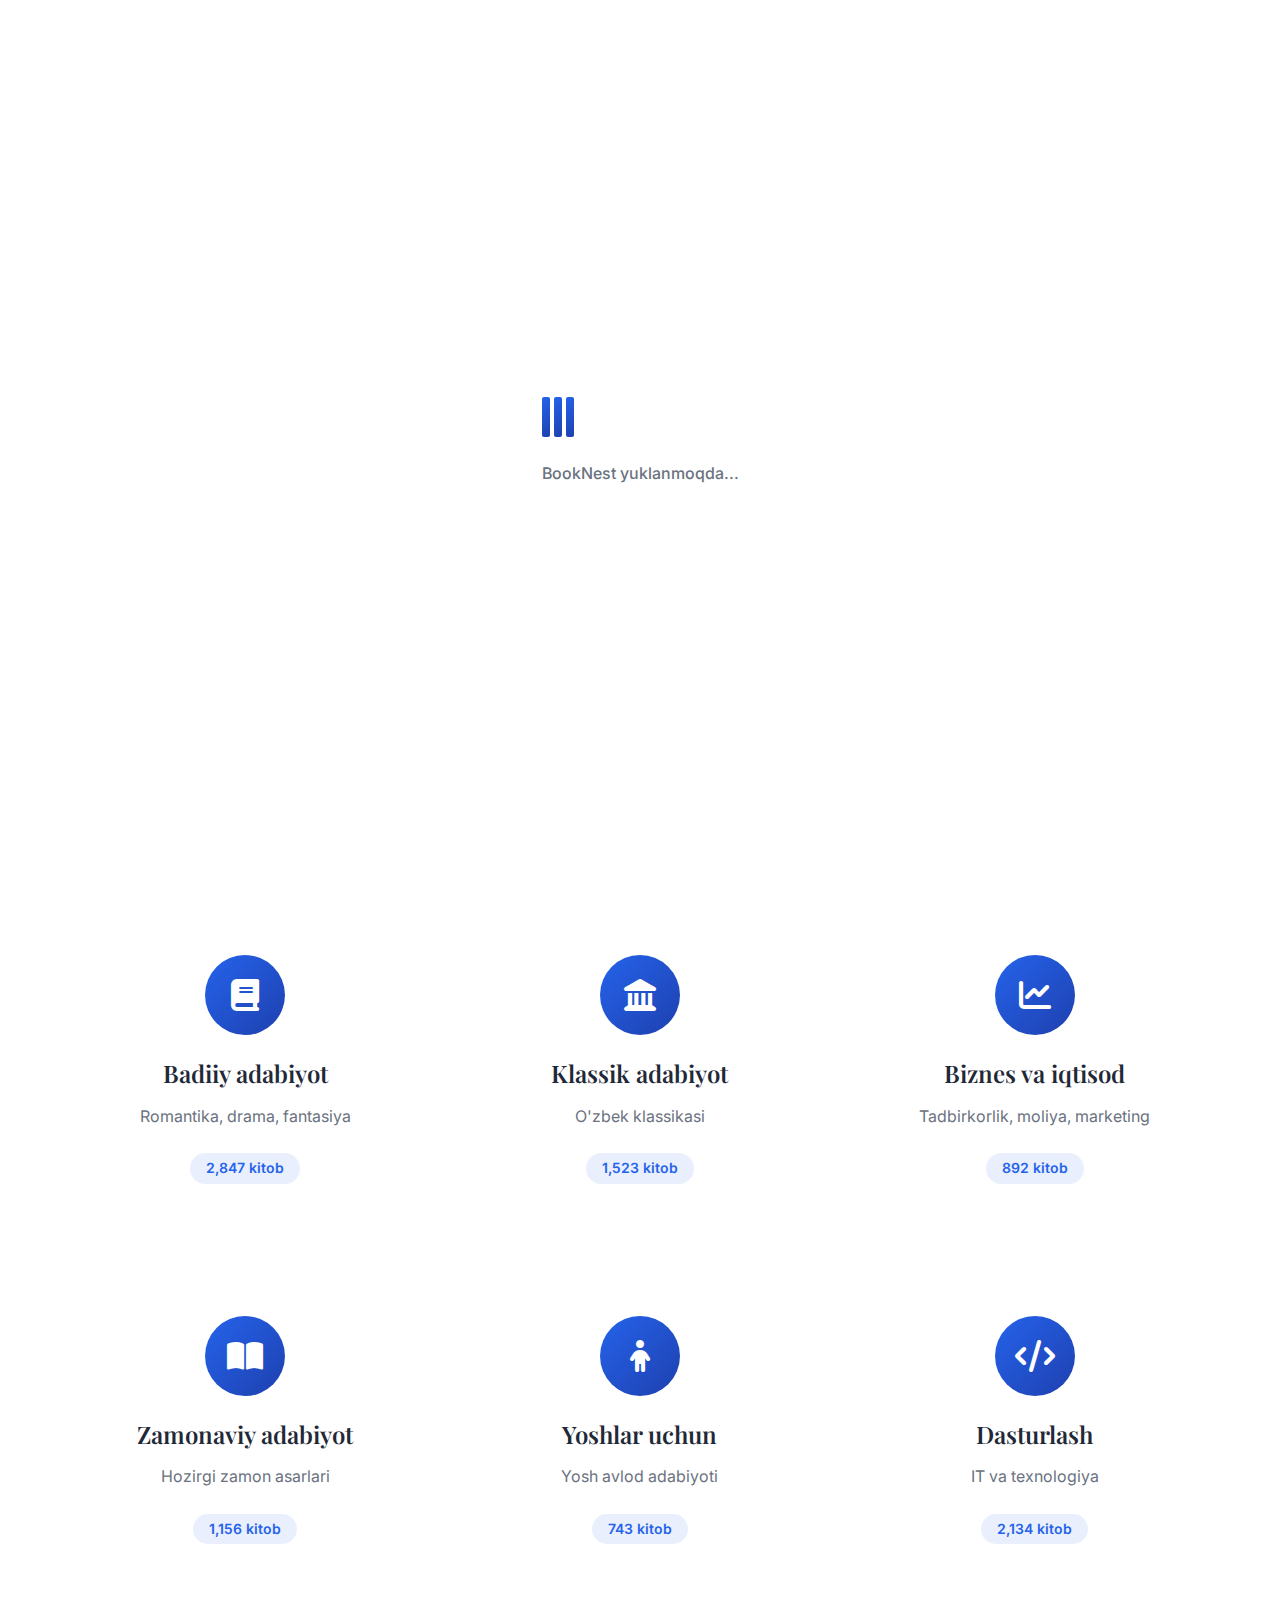
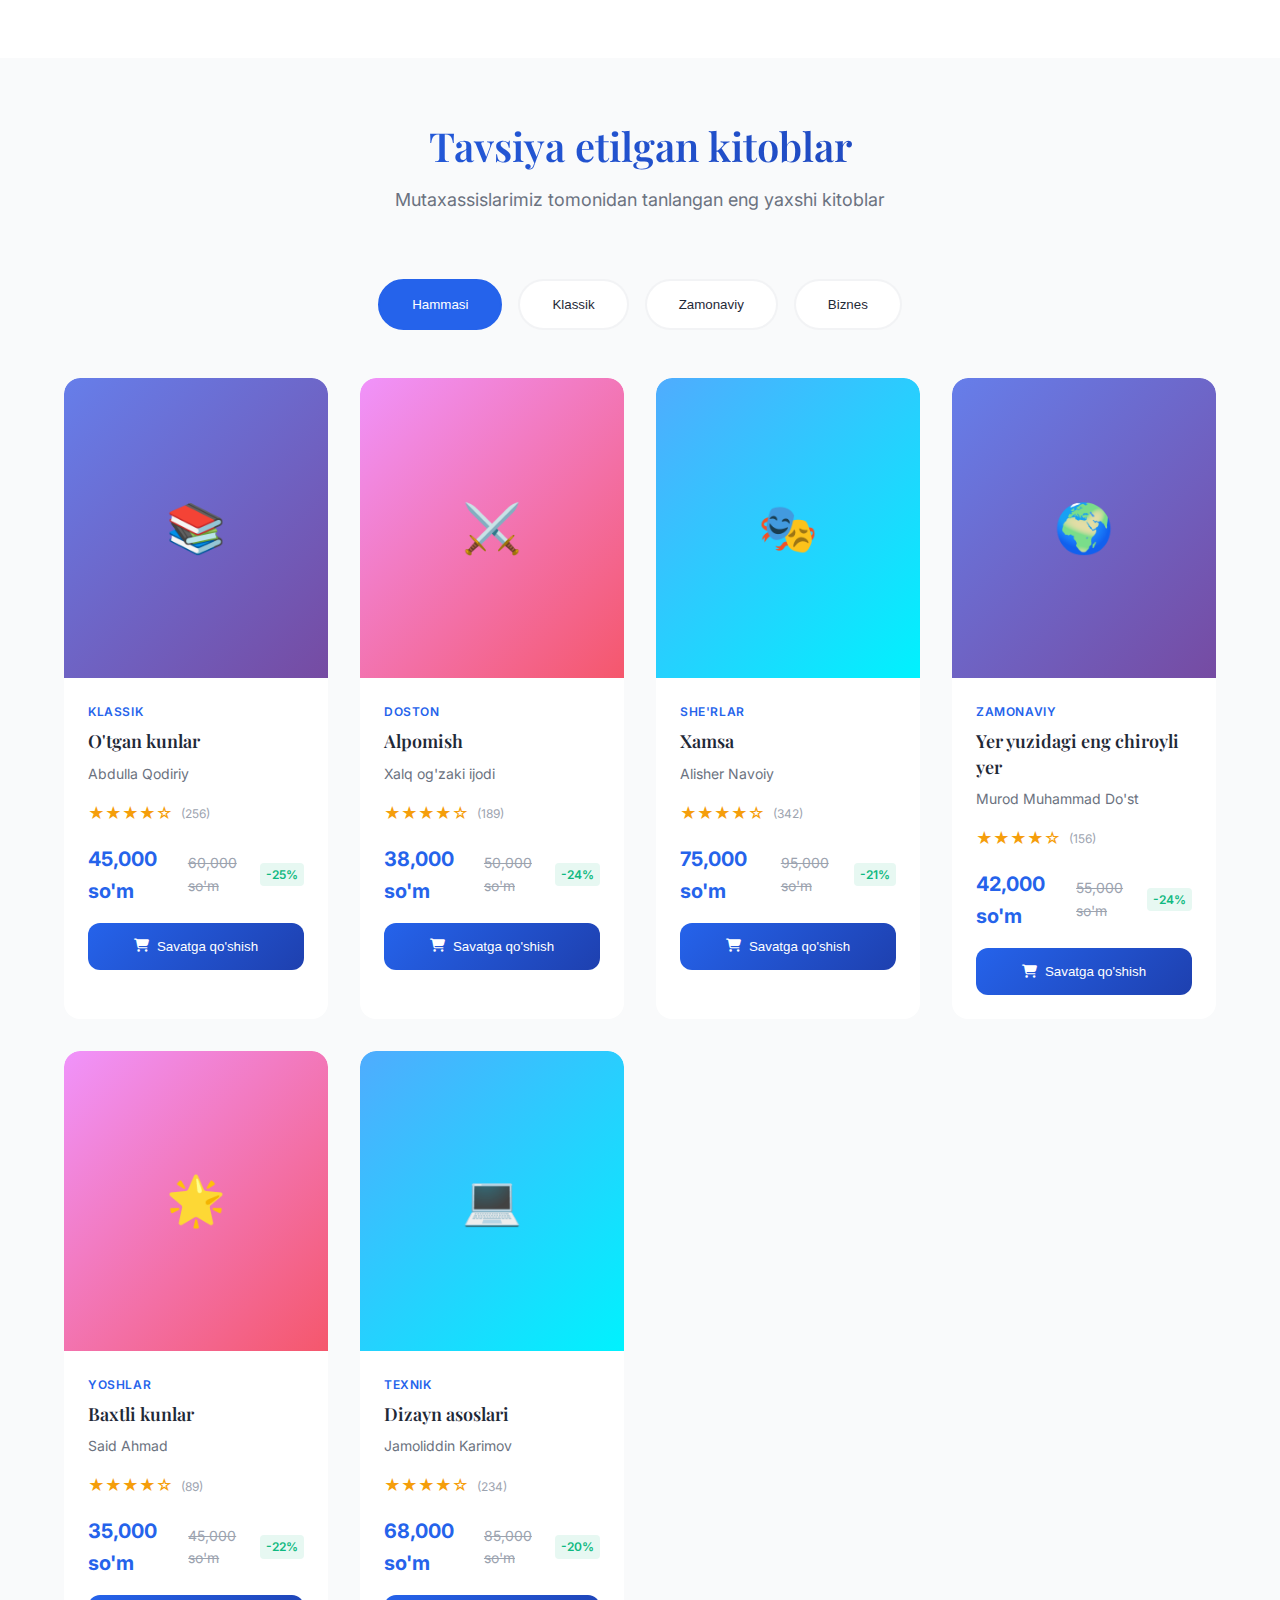
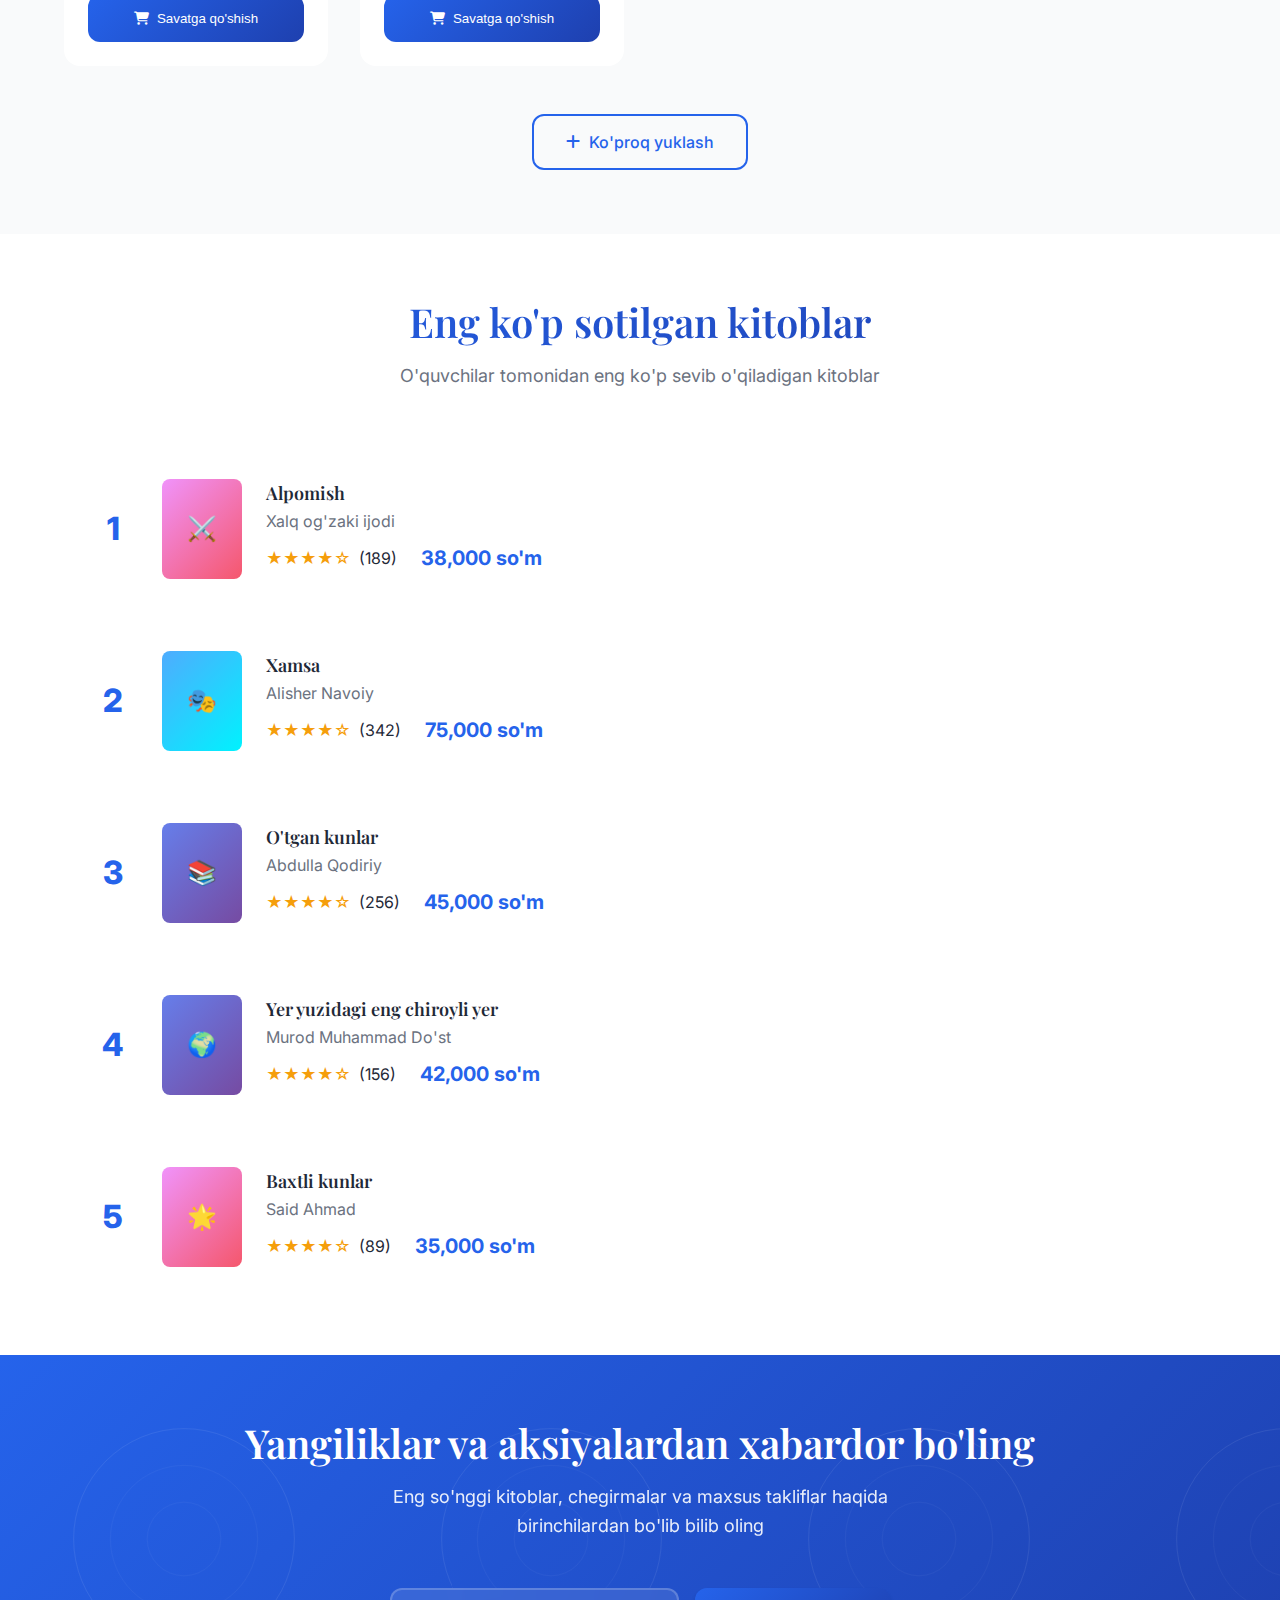
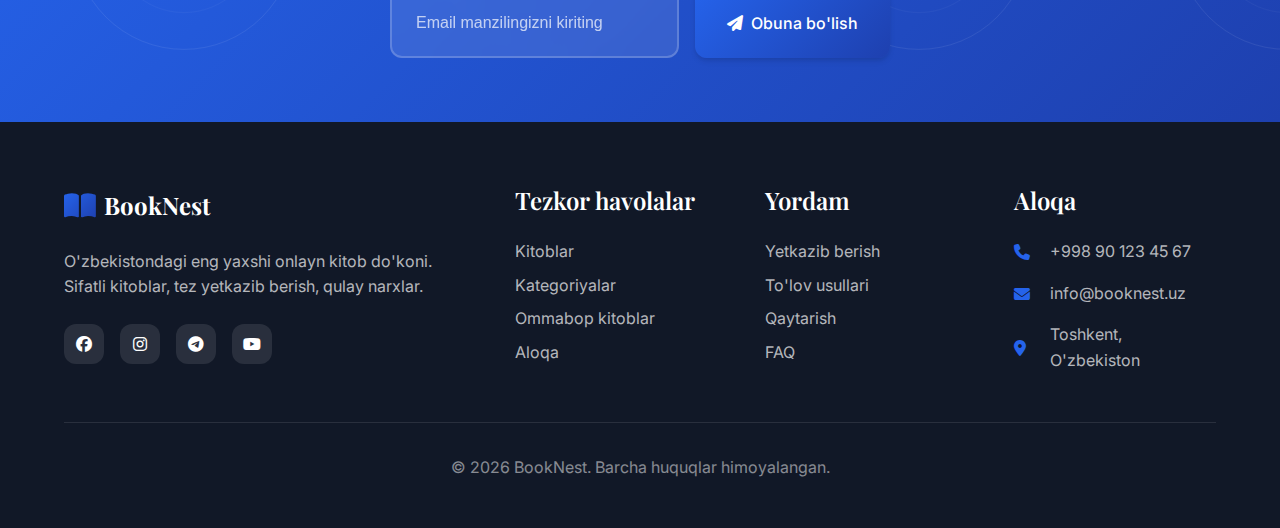
<file: Frontend/index.html>
<!DOCTYPE html>
<html lang="uz">
<head>
    <meta charset="UTF-8">
    <meta name="viewport" content="width=device-width, initial-scale=1.0">
    <title>BookNest - Adabiy Dunyongiz</title>
    <meta name="description" content="BookNest - O'zbekistondagi eng yaxshi onlayn kitob do'koni. Minglab kitoblar, tez yetkazib berish, qulay narxlar.">
    
    <!-- Fonts -->
    <link rel="preconnect" href="https://fonts.googleapis.com">
    <link rel="preconnect" href="https://fonts.gstatic.com" crossorigin>
    <link href="https://fonts.googleapis.com/css2?family=Inter:wght@300;400;500;600;700;800&family=Playfair+Display:wght@400;500;600;700;800&display=swap" rel="stylesheet">
    
    <!-- Icons -->
    <link rel="stylesheet" href="https://cdnjs.cloudflare.com/ajax/libs/font-awesome/6.4.0/css/all.min.css">
    
    <!-- CSS -->
    <link rel="stylesheet" href="style.css">
    
    <!-- Favicon -->
    <link rel="icon" href="data:image/svg+xml,<svg xmlns='http://www.w3.org/2000/svg' viewBox='0 0 100 100'><text y='.9em' font-size='90'>📚</text></svg>">
</head>
<body>
    <!-- Navigation -->
    <nav class="navbar">
        <div class="container">
            <div class="nav-content">
                <!-- Logo -->
                <div class="nav-brand">
                    <a href="/" class="logo">
                        <i class="fas fa-book-open"></i>
                        <span>BookNest</span>
                    </a>
                </div>

                <!-- Desktop Menu -->
                <ul class="nav-menu">
                    <li><a href="#home" class="nav-link active">Bosh sahifa</a></li>
                    <li><a href="#books" class="nav-link">Kitoblar</a></li>
                    <li><a href="#categories" class="nav-link">Kategoriyalar</a></li>
                    <li><a href="#bestsellers" class="nav-link">Ommabop</a></li>
                    <li><a href="#contact" class="nav-link">Aloqa</a></li>
                </ul>

                <!-- Search & Actions -->
                <div class="nav-actions">
                    <!-- Search -->
                    <div class="search-box">
                        <input type="text" placeholder="Kitob, muallif izlash..." id="searchInput">
                        <button class="search-btn">
                            <i class="fas fa-search"></i>
                        </button>
                    </div>

                    <!-- Cart & User -->
                    <div class="action-buttons">
                        <button class="action-btn" id="wishlistBtn">
                            <i class="far fa-heart"></i>
                            <span class="badge">0</span>
                        </button>
                        <button class="action-btn" id="cartBtn">
                            <i class="fas fa-shopping-bag"></i>
                            <span class="badge">0</span>
                        </button>
                        
                        <!-- User Menu -->
                        <div class="user-menu-container" id="userMenuContainer">
                            <button class="action-btn" id="userBtn">
                                <i class="far fa-user"></i>
                            </button>
                            
                            <!-- Dropdown Menu -->
                            <div class="user-dropdown" id="userDropdown">
                                <!-- Not Logged In -->
                                <div class="user-guest" id="guestMenu">
                                    <div class="dropdown-header">
                                        <i class="fas fa-user-circle"></i>
                                        <div>
                                            <h4>Xush kelibsiz!</h4>
                                            <p>Tizimga kiring yoki ro'yxatdan o'ting</p>
                                        </div>
                                    </div>
                                    <div class="dropdown-actions">
                                        <a href="login.html" class="btn btn-primary btn-sm">
                                            <i class="fas fa-sign-in-alt"></i>
                                            Kirish
                                        </a>
                                        <a href="signup.html" class="btn btn-outline btn-sm">
                                            <i class="fas fa-user-plus"></i>
                                            Ro'yxatdan o'tish
                                        </a>
                                    </div>
                                </div>
                                
                                <!-- Logged In -->
                                <div class="user-authenticated" id="authMenu" style="display: none;">
                                    <div class="dropdown-header">
                                        <i class="fas fa-user-circle"></i>
                                        <div>
                                            <h4 id="userName">Foydalanuvchi</h4>
                                            <p id="userEmail">user@example.com</p>
                                        </div>
                                    </div>
                                    <ul class="dropdown-links">
                                        <li><a href="#"><i class="fas fa-user"></i> Profil</a></li>
                                        <li><a href="#"><i class="fas fa-box"></i> Buyurtmalarim</a></li>
                                        <li><a href="#"><i class="fas fa-heart"></i> Sevimlilar</a></li>
                                        <li><a href="#"><i class="fas fa-cog"></i> Sozlamalar</a></li>
                                        <li class="divider"></li>
                                        <li><a href="#" id="logoutBtn" class="logout-link"><i class="fas fa-sign-out-alt"></i> Chiqish</a></li>
                                    </ul>
                                </div>
                            </div>
                        </div>
                    </div>

                    <!-- Mobile Toggle -->
                    <button class="mobile-toggle" id="mobileToggle">
                        <span></span>
                        <span></span>
                        <span></span>
                    </button>
                </div>
            </div>
        </div>
    </nav>

    <!-- Hero Section -->
    <section id="home" class="hero">
        <div class="container">
            <div class="hero-content">
                <div class="hero-text">
                    <h1 class="hero-title">
                        <span class="gradient-text">Dunyoni kitoblar bilan </span><br>
                        kashf eting
                    </h1>
                    <p class="hero-subtitle">
                        O'zbekiston va dunyoning eng sara kitoblari bir joyda. 
                        Yangi bilimlar va hikoyalarga sarguzasht boshlang.
                    </p>
                    <div class="hero-actions">
                        <button class="btn btn-primary" onclick="scrollToSection('books')">
                            <i class="fas fa-rocket"></i>
                            Kitoblarni ko'rish
                        </button>
                        <button class="btn btn-outline">
                            <i class="fas fa-play"></i>
                            Video tanishish
                        </button>
                    </div>
                    
                    <!-- Stats -->
                    <div class="hero-stats">
                        <div class="stat">
                            <span class="stat-number">10K+</span>
                            <span class="stat-label">Kitoblar</span>
                        </div>
                        <div class="stat">
                            <span class="stat-number">5K+</span>
                            <span class="stat-label">Mijozlar</span>
                        </div>
                        <div class="stat">
                            <span class="stat-number">99%</span>
                            <span class="stat-label">Mamnunlik</span>
                        </div>
                    </div>
                </div>
                
                <!-- Hero Visual -->
                <div class="hero-visual">
                    <div class="hero-books">
                        <div class="book-card float-1">
                            <div class="book-cover bg-gradient-1">
                                <i class="fas fa-book"></i>
                            </div>
                        </div>
                        <div class="book-card float-2">
                            <div class="book-cover bg-gradient-2">
                                <i class="fas fa-pen-fancy"></i>
                            </div>
                        </div>
                        <div class="book-card float-3">
                            <div class="book-cover bg-gradient-3">
                                <i class="fas fa-feather"></i>
                            </div>
                        </div>
                    </div>
                    <div class="hero-decoration">
                        <div class="decoration-circle circle-1"></div>
                        <div class="decoration-circle circle-2"></div>
                        <div class="decoration-circle circle-3"></div>
                    </div>
                </div>
            </div>
        </div>
    </section>

    <!-- Categories Section -->
    <section id="categories" class="categories">
        <div class="container">
            <div class="section-header">
                <h2 class="section-title">Kategoriyalar</h2>
                <p class="section-subtitle">O'zingizga mos kategoriyani tanlang va sevimli kitoblaringizni toping</p>
            </div>

            <div class="categories-grid">
                <div class="category-card" onclick="window.bookManager && window.bookManager.filterBooks('fiction')">
                    <div class="category-icon">
                        <i class="fas fa-book"></i>
                    </div>
                    <h3>Badiiy adabiyot</h3>
                    <p>Romantika, drama, fantasiya</p>
                    <span class="category-count">2,847 kitob</span>
                </div>

                <div class="category-card" onclick="window.bookManager && window.bookManager.filterBooks('klassik')">
                    <div class="category-icon">
                        <i class="fas fa-landmark"></i>
                    </div>
                    <h3>Klassik adabiyot</h3>
                    <p>O'zbek klassikasi</p>
                    <span class="category-count">1,523 kitob</span>
                </div>

                <div class="category-card" onclick="window.bookManager && window.bookManager.filterBooks('biznes')">
                    <div class="category-icon">
                        <i class="fas fa-chart-line"></i>
                    </div>
                    <h3>Biznes va iqtisod</h3>
                    <p>Tadbirkorlik, moliya, marketing</p>
                    <span class="category-count">892 kitob</span>
                </div>

                <div class="category-card" onclick="window.bookManager && window.bookManager.filterBooks('zamonaviy')">
                    <div class="category-icon">
                        <i class="fas fa-book-open"></i>
                    </div>
                    <h3>Zamonaviy adabiyot</h3>
                    <p>Hozirgi zamon asarlari</p>
                    <span class="category-count">1,156 kitob</span>
                </div>

                <div class="category-card" onclick="window.bookManager && window.bookManager.filterBooks('yoshlar')">
                    <div class="category-icon">
                        <i class="fas fa-child"></i>
                    </div>
                    <h3>Yoshlar uchun</h3>
                    <p>Yosh avlod adabiyoti</p>
                    <span class="category-count">743 kitob</span>
                </div>

                <div class="category-card" onclick="window.bookManager && window.bookManager.filterBooks('dasturlash')">
                    <div class="category-icon">
                        <i class="fas fa-code"></i>
                    </div>
                    <h3>Dasturlash</h3>
                    <p>IT va texnologiya</p>
                    <span class="category-count">2,134 kitob</span>
                </div>
            </div>
        </div>
    </section>

    <!-- Featured Books Section -->
    <section id="books" class="featured-books">
        <div class="container">
            <div class="section-header">
                <h2 class="section-title">Tavsiya etilgan kitoblar</h2>
                <p class="section-subtitle">Mutaxassislarimiz tomonidan tanlangan eng yaxshi kitoblar</p>
            </div>

            <!-- Filter Tabs -->
            <div class="filter-tabs">
                <button class="filter-tab active" data-filter="all">Hammasi</button>
                <button class="filter-tab" data-filter="klassik">Klassik</button>
                <button class="filter-tab" data-filter="zamonaviy">Zamonaviy</button>
                <button class="filter-tab" data-filter="biznes">Biznes</button>
            </div>

            <!-- Books Grid -->
            <div class="books-grid" id="booksGrid">
                <!-- Book cards will be loaded here by JavaScript -->
            </div>

            <!-- Load More -->
            <div class="load-more">
                <button class="btn btn-outline" id="loadMoreBtn">
                    <i class="fas fa-plus"></i>
                    Ko'proq yuklash
                </button>
            </div>
        </div>
    </section>

    <!-- Bestsellers Section -->
    <section id="bestsellers" class="bestsellers">
        <div class="container">
            <div class="section-header">
                <h2 class="section-title">Eng ko'p sotilgan kitoblar</h2>
                <p class="section-subtitle">O'quvchilar tomonidan eng ko'p sevib o'qiladigan kitoblar</p>
            </div>

            <div class="bestsellers-list" id="bestsellersList">
                <!-- Bestsellers will be loaded here by JavaScript -->
            </div>
        </div>
    </section>

    <!-- Newsletter Section -->
    <section class="newsletter">
        <div class="container">
            <div class="newsletter-content">
                <div class="newsletter-text">
                    <h2>Yangiliklar va aksiyalardan xabardor bo'ling</h2>
                    <p>Eng so'nggi kitoblar, chegirmalar va maxsus takliflar haqida birinchilardan bo'lib bilib oling</p>
                </div>
                <form class="newsletter-form" id="newsletterForm">
                    <div class="form-group">
                        <input type="email" placeholder="Email manzilingizni kiriting" required>
                        <button type="submit" class="btn btn-primary">
                            <i class="fas fa-paper-plane"></i>
                            Obuna bo'lish
                        </button>
                    </div>
                </form>
            </div>
        </div>
    </section>

    <!-- Footer -->
    <footer class="footer">
        <div class="container">
            <div class="footer-content">
                <div class="footer-section">
                    <div class="footer-brand">
                        <a href="/" class="logo">
                            <i class="fas fa-book-open"></i>
                            <span>BookNest</span>
                        </a>
                        <p>O'zbekistondagi eng yaxshi onlayn kitob do'koni. Sifatli kitoblar, tez yetkazib berish, qulay narxlar.</p>
                        <div class="social-links">
                            <a href="#" class="social-link"><i class="fab fa-facebook"></i></a>
                            <a href="#" class="social-link"><i class="fab fa-instagram"></i></a>
                            <a href="#" class="social-link"><i class="fab fa-telegram"></i></a>
                            <a href="#" class="social-link"><i class="fab fa-youtube"></i></a>
                        </div>
                    </div>
                </div>

                <div class="footer-section">
                    <h3>Tezkor havolalar</h3>
                    <ul>
                        <li><a href="#books">Kitoblar</a></li>
                        <li><a href="#categories">Kategoriyalar</a></li>
                        <li><a href="#bestsellers">Ommabop kitoblar</a></li>
                        <li><a href="#contact">Aloqa</a></li>
                    </ul>
                </div>

                <div class="footer-section">
                    <h3>Yordam</h3>
                    <ul>
                        <li><a href="#">Yetkazib berish</a></li>
                        <li><a href="#">To'lov usullari</a></li>
                        <li><a href="#">Qaytarish</a></li>
                        <li><a href="#">FAQ</a></li>
                    </ul>
                </div>

                <div class="footer-section">
                    <h3 id="contact">Aloqa</h3>
                    <div class="contact-info">
                        <div class="contact-item">
                            <i class="fas fa-phone"></i>
                            <span>+998 90 123 45 67</span>
                        </div>
                        <div class="contact-item">
                            <i class="fas fa-envelope"></i>
                            <span>info@booknest.uz</span>
                        </div>
                        <div class="contact-item">
                            <i class="fas fa-map-marker-alt"></i>
                            <span>Toshkent, O'zbekiston</span>
                        </div>
                    </div>
                </div>
            </div>

            <div class="footer-bottom">
                <p>&copy; 2026 BookNest. Barcha huquqlar himoyalangan.</p>
            </div>
        </div>
    </footer>

    <!-- Back to Top -->
    <button class="back-to-top" id="backToTop">
        <i class="fas fa-arrow-up"></i>
    </button>

    <!-- Loading Screen -->
    <div class="loading-screen" id="loadingScreen">
        <div class="loader">
            <div class="book-loader">
                <div class="book-page"></div>
                <div class="book-page"></div>
                <div class="book-page"></div>
            </div>
            <p>BookNest yuklanmoqda...</p>
        </div>
    </div>

    <!-- Scripts -->
    <script src="auth.js"></script>
    <script src="api.js"></script>
    <script src="script.js"></script>
</body>
</html>
</file>
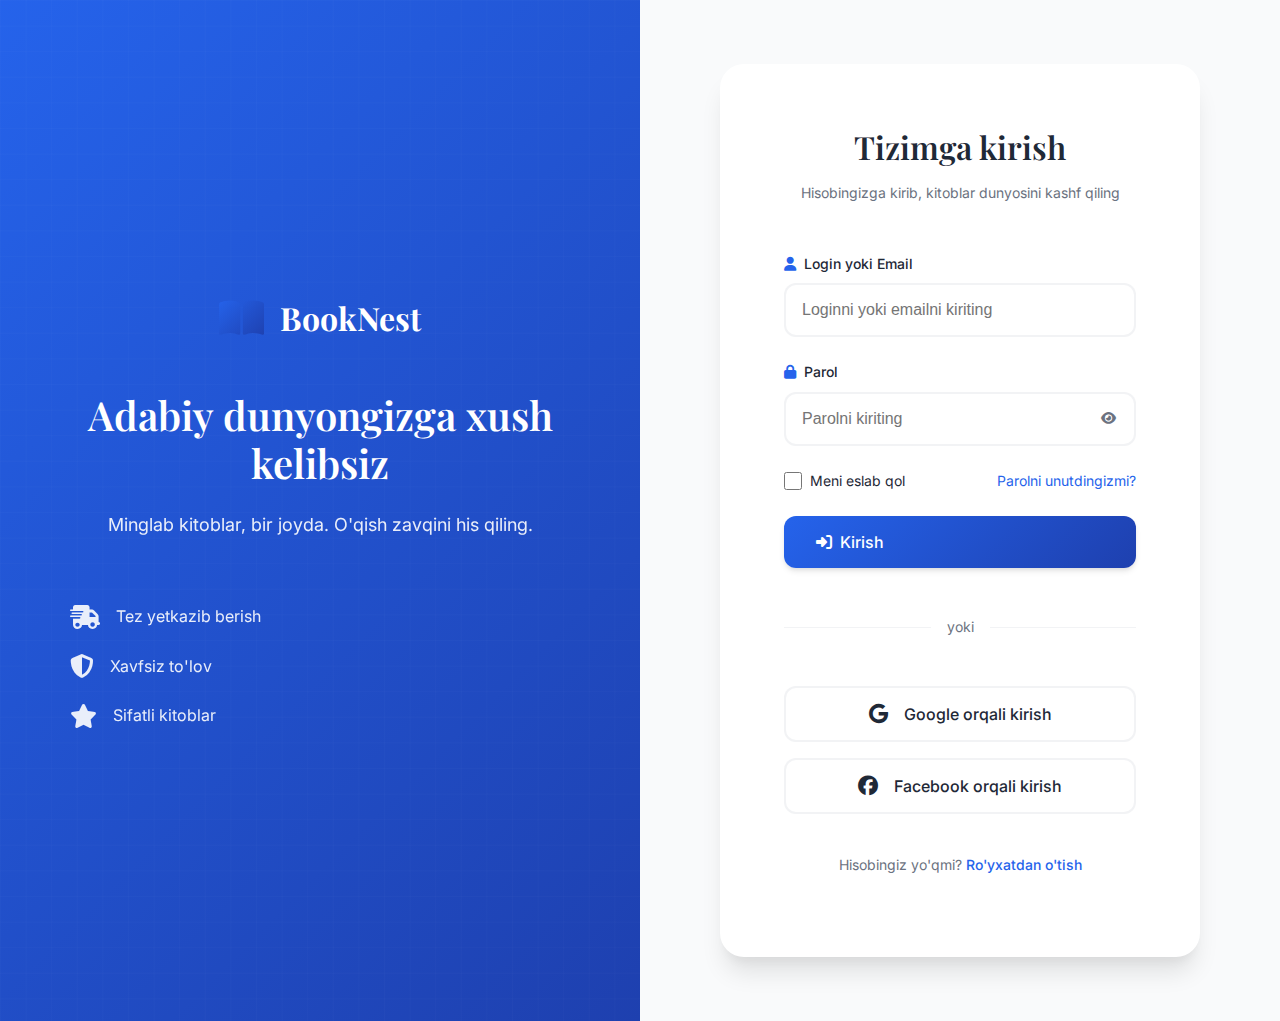
<file: Frontend/login.html>
<!DOCTYPE html>
<html lang="uz">
<head>
    <meta charset="UTF-8">
    <meta name="viewport" content="width=device-width, initial-scale=1.0">
    <title>Kirish - BookNest</title>
    
    <!-- Fonts -->
    <link rel="preconnect" href="https://fonts.googleapis.com">
    <link rel="preconnect" href="https://fonts.gstatic.com" crossorigin>
    <link href="https://fonts.googleapis.com/css2?family=Inter:wght@300;400;500;600;700;800&family=Playfair+Display:wght@400;500;600;700;800&display=swap" rel="stylesheet">
    
    <!-- Icons -->
    <link rel="stylesheet" href="https://cdnjs.cloudflare.com/ajax/libs/font-awesome/6.4.0/css/all.min.css">
    
    <!-- CSS -->
    <link rel="stylesheet" href="style.css">
    <link rel="stylesheet" href="auth.css">
</head>
<body>
    <!-- Auth Container -->
    <div class="auth-page">
        <!-- Left Side - Branding -->
        <div class="auth-brand">
            <div class="brand-content">
                <a href="/" class="logo">
                    <i class="fas fa-book-open"></i>
                    <span>BookNest</span>
                </a>
                <h1>Adabiy dunyongizga xush kelibsiz</h1>
                <p>Minglab kitoblar, bir joyda. O'qish zavqini his qiling.</p>
                
                <div class="brand-features">
                    <div class="feature">
                        <i class="fas fa-shipping-fast"></i>
                        <span>Tez yetkazib berish</span>
                    </div>
                    <div class="feature">
                        <i class="fas fa-shield-alt"></i>
                        <span>Xavfsiz to'lov</span>
                    </div>
                    <div class="feature">
                        <i class="fas fa-star"></i>
                        <span>Sifatli kitoblar</span>
                    </div>
                </div>
            </div>
        </div>

        <!-- Right Side - Login Form -->
        <div class="auth-form-container">
            <div class="auth-form">
                <div class="form-header">
                    <h2>Tizimga kirish</h2>
                    <p>Hisobingizga kirib, kitoblar dunyosini kashf qiling</p>
                </div>

                <form id="loginForm" class="form">
                    <!-- Error Message -->
                    <div id="errorMessage" class="alert alert-error" style="display: none;"></div>
                    
                    <!-- Success Message -->
                    <div id="successMessage" class="alert alert-success" style="display: none;"></div>

                    <!-- Username/Email -->
                    <div class="form-group">
                        <label for="username">
                            <i class="fas fa-user"></i>
                            Login yoki Email
                        </label>
                        <input 
                            type="text" 
                            id="username" 
                            name="username" 
                            required 
                            placeholder="Loginni yoki emailni kiriting"
                            autocomplete="username"
                        >
                    </div>

                    <!-- Password -->
                    <div class="form-group">
                        <label for="password">
                            <i class="fas fa-lock"></i>
                            Parol
                        </label>
                        <div class="password-input">
                            <input 
                                type="password" 
                                id="password" 
                                name="password" 
                                required 
                                placeholder="Parolni kiriting"
                                autocomplete="current-password"
                            >
                            <button type="button" class="toggle-password" id="togglePassword">
                                <i class="fas fa-eye"></i>
                            </button>
                        </div>
                    </div>

                    <!-- Remember Me & Forgot Password -->
                    <div class="form-options">
                        <label class="checkbox-label">
                            <input type="checkbox" id="rememberMe" name="rememberMe">
                            <span>Meni eslab qol</span>
                        </label>
                        <a href="forgot-password.html" class="forgot-password">Parolni unutdingizmi?</a>
                    </div>

                    <!-- Submit Button -->
                    <button type="submit" class="btn btn-primary btn-block" id="loginButton">
                        <i class="fas fa-sign-in-alt"></i>
                        Kirish
                    </button>

                    <!-- Divider -->
                    <div class="divider">
                        <span>yoki</span>
                    </div>

                    <!-- Social Login -->
                    <div class="social-login">
                        <button type="button" class="btn btn-social btn-google">
                            <i class="fab fa-google"></i>
                            Google orqali kirish
                        </button>
                        <button type="button" class="btn btn-social btn-facebook">
                            <i class="fab fa-facebook"></i>
                            Facebook orqali kirish
                        </button>
                    </div>

                    <!-- Sign Up Link -->
                    <div class="form-footer">
                        <p>Hisobingiz yo'qmi? <a href="signup.html">Ro'yxatdan o'tish</a></p>
                    </div>
                </form>
            </div>
        </div>
    </div>

    <!-- Scripts -->
    <script src="api.js"></script>
    <script src="auth.js"></script>
</body>
</html>
</file>
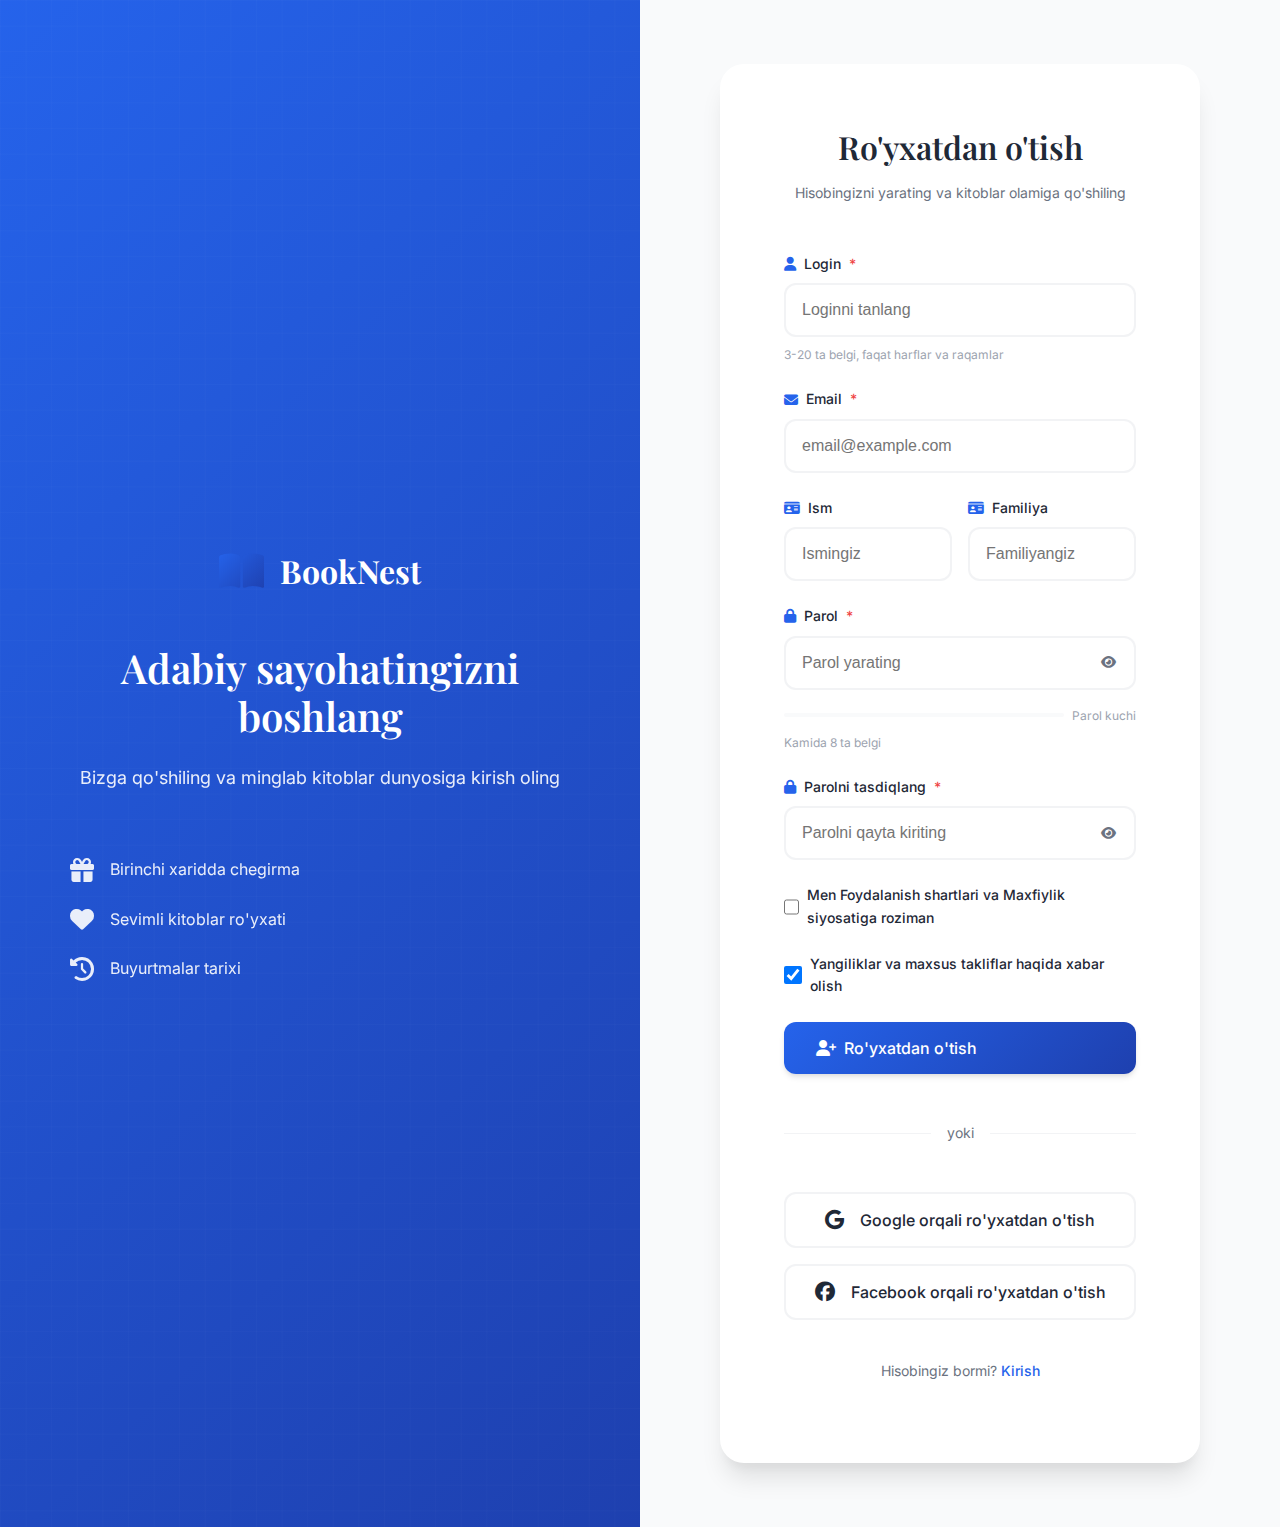
<file: Frontend/signup.html>
<!DOCTYPE html>
<html lang="uz">
<head>
    <meta charset="UTF-8">
    <meta name="viewport" content="width=device-width, initial-scale=1.0">
    <title>Ro'yxatdan o'tish - BookNest</title>
    
    <!-- Fonts -->
    <link rel="preconnect" href="https://fonts.googleapis.com">
    <link rel="preconnect" href="https://fonts.gstatic.com" crossorigin>
    <link href="https://fonts.googleapis.com/css2?family=Inter:wght@300;400;500;600;700;800&family=Playfair+Display:wght@400;500;600;700;800&display=swap" rel="stylesheet">
    
    <!-- Icons -->
    <link rel="stylesheet" href="https://cdnjs.cloudflare.com/ajax/libs/font-awesome/6.4.0/css/all.min.css">
    
    <!-- CSS -->
    <link rel="stylesheet" href="style.css">
    <link rel="stylesheet" href="auth.css">
</head>
<body>
    <!-- Auth Container -->
    <div class="auth-page">
        <!-- Left Side - Branding -->
        <div class="auth-brand">
            <div class="brand-content">
                <a href="/" class="logo">
                    <i class="fas fa-book-open"></i>
                    <span>BookNest</span>
                </a>
                <h1>Adabiy sayohatingizni boshlang</h1>
                <p>Bizga qo'shiling va minglab kitoblar dunyosiga kirish oling</p>
                
                <div class="brand-features">
                    <div class="feature">
                        <i class="fas fa-gift"></i>
                        <span>Birinchi xaridda chegirma</span>
                    </div>
                    <div class="feature">
                        <i class="fas fa-heart"></i>
                        <span>Sevimli kitoblar ro'yxati</span>
                    </div>
                    <div class="feature">
                        <i class="fas fa-history"></i>
                        <span>Buyurtmalar tarixi</span>
                    </div>
                </div>
            </div>
        </div>

        <!-- Right Side - Signup Form -->
        <div class="auth-form-container">
            <div class="auth-form">
                <div class="form-header">
                    <h2>Ro'yxatdan o'tish</h2>
                    <p>Hisobingizni yarating va kitoblar olamiga qo'shiling</p>
                </div>

                <form id="signupForm" class="form">
                    <!-- Error Message -->
                    <div id="errorMessage" class="alert alert-error" style="display: none;"></div>
                    
                    <!-- Success Message -->
                    <div id="successMessage" class="alert alert-success" style="display: none;"></div>

                    <!-- Username -->
                    <div class="form-group">
                        <label for="username">
                            <i class="fas fa-user"></i>
                            Login <span class="required">*</span>
                        </label>
                        <input 
                            type="text" 
                            id="username" 
                            name="username" 
                            required 
                            placeholder="Loginni tanlang"
                            autocomplete="username"
                            pattern="[a-zA-Z0-9_]{3,20}"
                            title="3-20 ta belgi, faqat harflar, raqamlar va pastki chiziq"
                        >
                        <small class="form-hint">3-20 ta belgi, faqat harflar va raqamlar</small>
                    </div>

                    <!-- Email -->
                    <div class="form-group">
                        <label for="email">
                            <i class="fas fa-envelope"></i>
                            Email <span class="required">*</span>
                        </label>
                        <input 
                            type="email" 
                            id="email" 
                            name="email" 
                            required 
                            placeholder="email@example.com"
                            autocomplete="email"
                        >
                    </div>

                    <!-- Name Fields -->
                    <div class="form-row">
                        <div class="form-group">
                            <label for="firstName">
                                <i class="fas fa-id-card"></i>
                                Ism
                            </label>
                            <input 
                                type="text" 
                                id="firstName" 
                                name="firstName" 
                                placeholder="Ismingiz"
                                autocomplete="given-name"
                            >
                        </div>
                        <div class="form-group">
                            <label for="lastName">
                                <i class="fas fa-id-card"></i>
                                Familiya
                            </label>
                            <input 
                                type="text" 
                                id="lastName" 
                                name="lastName" 
                                placeholder="Familiyangiz"
                                autocomplete="family-name"
                            >
                        </div>
                    </div>

                    <!-- Password -->
                    <div class="form-group">
                        <label for="password">
                            <i class="fas fa-lock"></i>
                            Parol <span class="required">*</span>
                        </label>
                        <div class="password-input">
                            <input 
                                type="password" 
                                id="password" 
                                name="password" 
                                required 
                                placeholder="Parol yarating"
                                autocomplete="new-password"
                                minlength="8"
                            >
                            <button type="button" class="toggle-password" id="togglePassword">
                                <i class="fas fa-eye"></i>
                            </button>
                        </div>
                        <div class="password-strength" id="passwordStrength">
                            <div class="strength-bar"></div>
                            <span class="strength-text">Parol kuchi</span>
                        </div>
                        <small class="form-hint">Kamida 8 ta belgi</small>
                    </div>

                    <!-- Confirm Password -->
                    <div class="form-group">
                        <label for="passwordConfirm">
                            <i class="fas fa-lock"></i>
                            Parolni tasdiqlang <span class="required">*</span>
                        </label>
                        <div class="password-input">
                            <input 
                                type="password" 
                                id="passwordConfirm" 
                                name="passwordConfirm" 
                                required 
                                placeholder="Parolni qayta kiriting"
                                autocomplete="new-password"
                            >
                            <button type="button" class="toggle-password" id="togglePasswordConfirm">
                                <i class="fas fa-eye"></i>
                            </button>
                        </div>
                    </div>

                    <!-- Terms & Conditions -->
                    <div class="form-group">
                        <label class="checkbox-label">
                            <input type="checkbox" id="agreeTerms" name="agreeTerms" required>
                            <span>Men <a href="/terms.html" target="_blank">Foydalanish shartlari</a> va <a href="/privacy.html" target="_blank">Maxfiylik siyosati</a>ga roziman</span>
                        </label>
                    </div>

                    <!-- Newsletter -->
                    <div class="form-group">
                        <label class="checkbox-label">
                            <input type="checkbox" id="newsletter" name="newsletter" checked>
                            <span>Yangiliklar va maxsus takliflar haqida xabar olish</span>
                        </label>
                    </div>

                    <!-- Submit Button -->
                    <button type="submit" class="btn btn-primary btn-block" id="signupButton">
                        <i class="fas fa-user-plus"></i>
                        Ro'yxatdan o'tish
                    </button>

                    <!-- Divider -->
                    <div class="divider">
                        <span>yoki</span>
                    </div>

                    <!-- Social Signup -->
                    <div class="social-login">
                        <button type="button" class="btn btn-social btn-google">
                            <i class="fab fa-google"></i>
                            Google orqali ro'yxatdan o'tish
                        </button>
                        <button type="button" class="btn btn-social btn-facebook">
                            <i class="fab fa-facebook"></i>
                            Facebook orqali ro'yxatdan o'tish
                        </button>
                    </div>

                    <!-- Login Link -->
                    <div class="form-footer">
                        <p>Hisobingiz bormi? <a href="login.html">Kirish</a></p>
                    </div>
                </form>
            </div>
        </div>
    </div>

    <!-- Scripts -->
    <script src="api.js"></script>
    <script src="auth.js"></script>
</body>
</html>
</file>
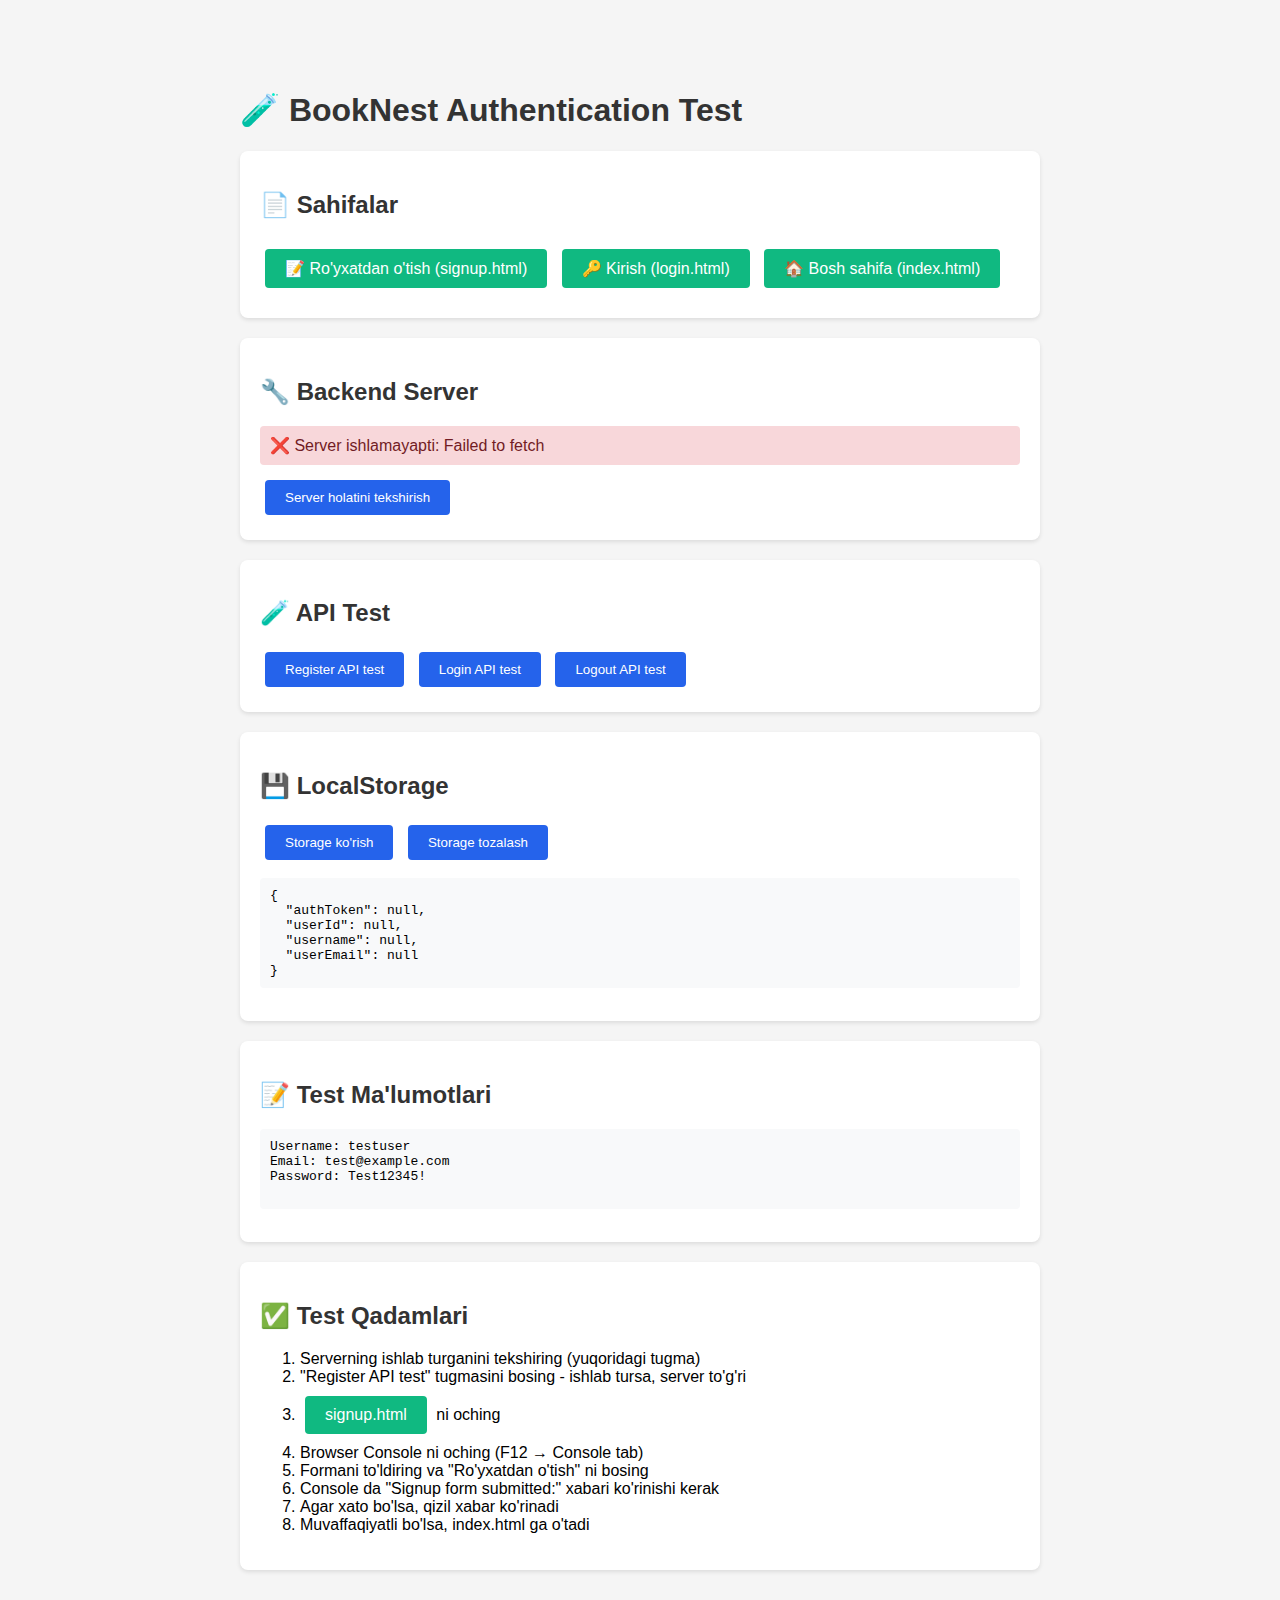
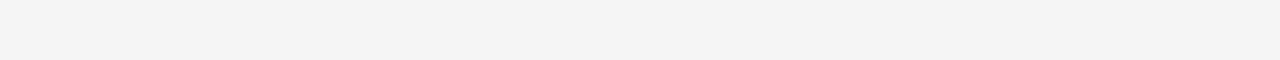
<file: Frontend/test-auth.html>
<!DOCTYPE html>
<html lang="uz">
<head>
    <meta charset="UTF-8">
    <meta name="viewport" content="width=device-width, initial-scale=1.0">
    <title>Auth Test - BookNest</title>
    <style>
        body {
            font-family: Arial, sans-serif;
            max-width: 800px;
            margin: 50px auto;
            padding: 20px;
            background: #f5f5f5;
        }
        .test-section {
            background: white;
            padding: 20px;
            margin-bottom: 20px;
            border-radius: 8px;
            box-shadow: 0 2px 4px rgba(0,0,0,0.1);
        }
        h1, h2 {
            color: #333;
        }
        .status {
            padding: 10px;
            border-radius: 4px;
            margin: 10px 0;
        }
        .success {
            background: #d4edda;
            color: #155724;
        }
        .error {
            background: #f8d7da;
            color: #721c24;
        }
        .info {
            background: #d1ecf1;
            color: #0c5460;
        }
        button {
            background: #2563eb;
            color: white;
            border: none;
            padding: 10px 20px;
            border-radius: 4px;
            cursor: pointer;
            margin: 5px;
        }
        button:hover {
            background: #1d4ed8;
        }
        pre {
            background: #f8f9fa;
            padding: 10px;
            border-radius: 4px;
            overflow-x: auto;
        }
        a {
            display: inline-block;
            margin: 10px 5px;
            padding: 10px 20px;
            background: #10b981;
            color: white;
            text-decoration: none;
            border-radius: 4px;
        }
        a:hover {
            background: #059669;
        }
    </style>
</head>
<body>
    <h1>🧪 BookNest Authentication Test</h1>

    <div class="test-section">
        <h2>📄 Sahifalar</h2>
        <a href="signup.html" target="_blank">📝 Ro'yxatdan o'tish (signup.html)</a>
        <a href="login.html" target="_blank">🔑 Kirish (login.html)</a>
        <a href="index.html" target="_blank">🏠 Bosh sahifa (index.html)</a>
    </div>

    <div class="test-section">
        <h2>🔧 Backend Server</h2>
        <div id="serverStatus" class="status info">Tekshirilmoqda...</div>
        <button onclick="checkServer()">Server holatini tekshirish</button>
    </div>

    <div class="test-section">
        <h2>🧪 API Test</h2>
        <button onclick="testRegister()">Register API test</button>
        <button onclick="testLogin()">Login API test</button>
        <button onclick="testLogout()">Logout API test</button>
        <div id="apiResult"></div>
    </div>

    <div class="test-section">
        <h2>💾 LocalStorage</h2>
        <button onclick="checkStorage()">Storage ko'rish</button>
        <button onclick="clearStorage()">Storage tozalash</button>
        <pre id="storageContent"></pre>
    </div>

    <div class="test-section">
        <h2>📝 Test Ma'lumotlari</h2>
        <pre>
Username: testuser
Email: test@example.com
Password: Test12345!
        </pre>
    </div>

    <div class="test-section">
        <h2>✅ Test Qadamlari</h2>
        <ol>
            <li>Serverning ishlab turganini tekshiring (yuqoridagi tugma)</li>
            <li>"Register API test" tugmasini bosing - ishlab tursa, server to'g'ri</li>
            <li><a href="signup.html">signup.html</a> ni oching</li>
            <li>Browser Console ni oching (F12 → Console tab)</li>
            <li>Formani to'ldiring va "Ro'yxatdan o'tish" ni bosing</li>
            <li>Console da "Signup form submitted:" xabari ko'rinishi kerak</li>
            <li>Agar xato bo'lsa, qizil xabar ko'rinadi</li>
            <li>Muvaffaqiyatli bo'lsa, index.html ga o'tadi</li>
        </ol>
    </div>

    <script>
        const API_URL = 'http://127.0.0.1:8000/api';

        async function checkServer() {
            const statusDiv = document.getElementById('serverStatus');
            statusDiv.textContent = 'Tekshirilmoqda...';
            statusDiv.className = 'status info';
            
            try {
                const response = await fetch(`${API_URL}/users/register/`, {
                    method: 'OPTIONS'
                });
                
                if (response.ok) {
                    statusDiv.textContent = '✅ Server ishlayapti! (' + response.status + ')';
                    statusDiv.className = 'status success';
                } else {
                    statusDiv.textContent = '⚠️ Server javob berdi lekin xato: ' + response.status;
                    statusDiv.className = 'status error';
                }
            } catch (error) {
                statusDiv.textContent = '❌ Server ishlamayapti: ' + error.message;
                statusDiv.className = 'status error';
            }
        }

        async function testRegister() {
            const resultDiv = document.getElementById('apiResult');
            resultDiv.innerHTML = '<div class="status info">Registratsiya test qilinmoqda...</div>';
            
            try {
                const response = await fetch(`${API_URL}/users/register/`, {
                    method: 'POST',
                    headers: {
                        'Content-Type': 'application/json',
                    },
                    body: JSON.stringify({
                        username: 'testuser_' + Date.now(),
                        email: 'test' + Date.now() + '@example.com',
                        password: 'Test12345!',
                        first_name: 'Test',
                        last_name: 'User'
                    })
                });
                
                const data = await response.json();
                
                if (response.ok && data.token) {
                    resultDiv.innerHTML = `
                        <div class="status success">✅ Registratsiya muvaffaqiyatli!</div>
                        <pre>${JSON.stringify(data, null, 2)}</pre>
                    `;
                } else {
                    resultDiv.innerHTML = `
                        <div class="status error">❌ Registratsiya xatosi</div>
                        <pre>${JSON.stringify(data, null, 2)}</pre>
                    `;
                }
            } catch (error) {
                resultDiv.innerHTML = `
                    <div class="status error">❌ Xato: ${error.message}</div>
                `;
            }
        }

        async function testLogin() {
            const resultDiv = document.getElementById('apiResult');
            resultDiv.innerHTML = '<div class="status info">Login test qilinmoqda...</div>';
            
            try {
                const response = await fetch(`${API_URL}/users/login/`, {
                    method: 'POST',
                    headers: {
                        'Content-Type': 'application/json',
                    },
                    body: JSON.stringify({
                        username: 'test_user',
                        password: 'Test12345!'
                    })
                });
                
                const data = await response.json();
                
                if (response.ok && data.token) {
                    localStorage.setItem('authToken', data.token);
                    resultDiv.innerHTML = `
                        <div class="status success">✅ Login muvaffaqiyatli!</div>
                        <pre>${JSON.stringify(data, null, 2)}</pre>
                    `;
                } else {
                    resultDiv.innerHTML = `
                        <div class="status error">❌ Login xatosi</div>
                        <pre>${JSON.stringify(data, null, 2)}</pre>
                    `;
                }
            } catch (error) {
                resultDiv.innerHTML = `
                    <div class="status error">❌ Xato: ${error.message}</div>
                `;
            }
        }

        async function testLogout() {
            const resultDiv = document.getElementById('apiResult');
            const token = localStorage.getItem('authToken');
            
            if (!token) {
                resultDiv.innerHTML = '<div class="status error">❌ Token topilmadi. Avval login qiling.</div>';
                return;
            }
            
            resultDiv.innerHTML = '<div class="status info">Logout test qilinmoqda...</div>';
            
            try {
                const response = await fetch(`${API_URL}/users/logout/`, {
                    method: 'POST',
                    headers: {
                        'Authorization': `Token ${token}`,
                        'Content-Type': 'application/json'
                    }
                });
                
                const data = await response.json();
                
                if (response.ok) {
                    localStorage.removeItem('authToken');
                    resultDiv.innerHTML = `
                        <div class="status success">✅ Logout muvaffaqiyatli!</div>
                        <pre>${JSON.stringify(data, null, 2)}</pre>
                    `;
                } else {
                    resultDiv.innerHTML = `
                        <div class="status error">❌ Logout xatosi</div>
                        <pre>${JSON.stringify(data, null, 2)}</pre>
                    `;
                }
            } catch (error) {
                resultDiv.innerHTML = `
                    <div class="status error">❌ Xato: ${error.message}</div>
                `;
            }
        }

        function checkStorage() {
            const storageDiv = document.getElementById('storageContent');
            const storage = {
                authToken: localStorage.getItem('authToken'),
                userId: localStorage.getItem('userId'),
                username: localStorage.getItem('username'),
                userEmail: localStorage.getItem('userEmail')
            };
            storageDiv.textContent = JSON.stringify(storage, null, 2);
        }

        function clearStorage() {
            localStorage.clear();
            sessionStorage.clear();
            checkStorage();
            alert('Storage tozalandi!');
        }

        // Auto-check server on load
        window.onload = function() {
            checkServer();
            checkStorage();
        };
    </script>
</body>
</html>
</file>
<file: Frontend/style.css>
/* ==========================================
   BOOKNEST - MODERN CSS STYLES
   ========================================== */

/* ==========================================
   CSS CUSTOM PROPERTIES
   ========================================== */
:root {
  /* Colors */
  --primary-color: #2563eb;
  --secondary-color: #1e40af;
  --accent-color: #f59e0b;
  --success-color: #10b981;
  --warning-color: #f59e0b;
  --error-color: #ef4444;
  
  /* Text Colors */
  --text-primary: #1f2937;
  --text-secondary: #6b7280;
  --text-light: #9ca3af;
  --text-white: #ffffff;
  
  /* Background Colors */
  --bg-primary: #ffffff;
  --bg-secondary: #f9fafb;
  --bg-dark: #111827;
  --bg-card: #ffffff;
  
  /* Gradients */
  --gradient-1: linear-gradient(135deg, #667eea 0%, #764ba2 100%);
  --gradient-2: linear-gradient(135deg, #f093fb 0%, #f5576c 100%);
  --gradient-3: linear-gradient(135deg, #4facfe 0%, #00f2fe 100%);
  --gradient-primary: linear-gradient(135deg, #2563eb 0%, #1e40af 100%);
  --gradient-accent: linear-gradient(135deg, #f59e0b 0%, #d97706 100%);
  
  /* Spacing */
  --space-xs: 0.25rem;
  --space-sm: 0.5rem;
  --space-md: 1rem;
  --space-lg: 1.5rem;
  --space-xl: 2rem;
  --space-2xl: 3rem;
  --space-3xl: 4rem;
  
  /* Typography */
  --font-primary: 'Inter', -apple-system, BlinkMacSystemFont, sans-serif;
  --font-display: 'Playfair Display', serif;
  
  /* Border Radius */
  --radius-sm: 0.25rem;
  --radius-md: 0.5rem;
  --radius-lg: 0.75rem;
  --radius-xl: 1rem;
  --radius-2xl: 1.5rem;
  --radius-full: 9999px;
  
  /* Shadows */
  --shadow-sm: 0 1px 2px 0 rgba(0, 0, 0, 0.05);
  --shadow-md: 0 4px 6px -1px rgba(0, 0, 0, 0.1), 0 2px 4px -1px rgba(0, 0, 0, 0.06);
  --shadow-lg: 0 10px 15px -3px rgba(0, 0, 0, 0.1), 0 4px 6px -2px rgba(0, 0, 0, 0.05);
  --shadow-xl: 0 20px 25px -5px rgba(0, 0, 0, 0.1), 0 10px 10px -5px rgba(0, 0, 0, 0.04);
  
  /* Transitions */
  --transition-fast: 0.15s ease;
  --transition-normal: 0.3s ease;
  --transition-slow: 0.5s ease;
  
  /* Z-Index */
  --z-dropdown: 1000;
  --z-sticky: 1020;
  --z-fixed: 1030;
  --z-modal: 1040;
  --z-tooltip: 1050;
}

/* ==========================================
   RESET & BASE STYLES
   ========================================== */
* {
  margin: 0;
  padding: 0;
  box-sizing: border-box;
}

html {
  scroll-behavior: smooth;
  font-size: 16px;
}

body {
  font-family: var(--font-primary);
  color: var(--text-primary);
  background-color: var(--bg-primary);
  line-height: 1.6;
  overflow-x: hidden;
}

/* ==========================================
   TYPOGRAPHY
   ========================================== */
h1, h2, h3, h4, h5, h6 {
  font-family: var(--font-display);
  font-weight: 600;
  line-height: 1.2;
  margin-bottom: var(--space-md);
}

h1 { font-size: 2.5rem; }
h2 { font-size: 2rem; }
h3 { font-size: 1.5rem; }
h4 { font-size: 1.25rem; }

p {
  margin-bottom: var(--space-md);
}

a {
  text-decoration: none;
  color: inherit;
  transition: var(--transition-fast);
}

/* ==========================================
   CONTAINER & LAYOUT
   ========================================== */
.container {
  max-width: 1200px;
  margin: 0 auto;
  padding: 0 var(--space-lg);
}

.section {
  padding: var(--space-3xl) 0;
}

.section-header {
  text-align: center;
  margin-bottom: var(--space-3xl);
}

.section-title {
  font-size: 2.5rem;
  margin-bottom: var(--space-md);
  background: var(--gradient-primary);
  -webkit-background-clip: text;
  -webkit-text-fill-color: transparent;
  background-clip: text;
}

.section-subtitle {
  font-size: 1.125rem;
  color: var(--text-secondary);
  max-width: 600px;
  margin: 0 auto;
}

/* ==========================================
   COMPONENTS
   ========================================== */

/* Buttons */
.btn {
  display: inline-flex;
  align-items: center;
  gap: var(--space-sm);
  padding: var(--space-md) var(--space-xl);
  border: none;
  border-radius: var(--radius-lg);
  font-family: var(--font-primary);
  font-size: 1rem;
  font-weight: 500;
  text-decoration: none;
  cursor: pointer;
  transition: var(--transition-normal);
  position: relative;
  overflow: hidden;
}

.btn-primary {
  background: var(--gradient-primary);
  color: var(--text-white);
  box-shadow: var(--shadow-md);
}

.btn-primary:hover {
  transform: translateY(-2px);
  box-shadow: var(--shadow-xl);
}

.btn-outline {
  background: transparent;
  color: var(--primary-color);
  border: 2px solid var(--primary-color);
}

.btn-outline:hover {
  background: var(--primary-color);
  color: var(--text-white);
}

/* Cards */
.card {
  background: var(--bg-card);
  border-radius: var(--radius-xl);
  padding: var(--space-xl);
  box-shadow: var(--shadow-md);
  transition: var(--transition-normal);
  border: 1px solid rgba(229, 231, 235, 0.5);
}

.card:hover {
  transform: translateY(-4px);
  box-shadow: var(--shadow-xl);
}

/* ==========================================
   NAVIGATION
   ========================================== */
.navbar {
  position: fixed;
  top: 0;
  left: 0;
  right: 0;
  background: rgba(255, 255, 255, 0.95);
  backdrop-filter: blur(20px);
  border-bottom: 1px solid rgba(229, 231, 235, 0.3);
  z-index: var(--z-fixed);
  transition: var(--transition-normal);
}

.nav-content {
  display: flex;
  align-items: center;
  justify-content: space-between;
  height: 80px;
}

.logo {
  display: flex;
  align-items: center;
  gap: var(--space-sm);
  font-family: var(--font-display);
  font-size: 1.5rem;
  font-weight: 700;
  color: var(--primary-color);
}

.logo i {
  font-size: 1.75rem;
  background: var(--gradient-primary);
  -webkit-background-clip: text;
  -webkit-text-fill-color: transparent;
  background-clip: text;
}

.nav-menu {
  display: flex;
  list-style: none;
  gap: var(--space-xl);
}

.nav-link {
  font-weight: 500;
  color: var(--text-primary);
  position: relative;
  padding: var(--space-sm) 0;
  transition: var(--transition-fast);
}

.nav-link:hover,
.nav-link.active {
  color: var(--primary-color);
}

.nav-link.active::after {
  content: '';
  position: absolute;
  bottom: 0;
  left: 0;
  right: 0;
  height: 2px;
  background: var(--gradient-primary);
  border-radius: var(--radius-full);
}

.nav-actions {
  display: flex;
  align-items: center;
  gap: var(--space-md);
}

.search-box {
  position: relative;
  display: flex;
  align-items: center;
}

.search-box input {
  width: 300px;
  padding: var(--space-md) var(--space-lg);
  padding-right: 50px;
  border: 2px solid rgba(229, 231, 235, 0.5);
  border-radius: var(--radius-full);
  font-size: 0.875rem;
  background: var(--bg-secondary);
  transition: var(--transition-fast);
}

.search-box input:focus {
  outline: none;
  border-color: var(--primary-color);
  background: var(--bg-primary);
  box-shadow: 0 0 0 3px rgba(37, 99, 235, 0.1);
}

.search-btn {
  position: absolute;
  right: 8px;
  background: var(--gradient-primary);
  border: none;
  width: 36px;
  height: 36px;
  border-radius: var(--radius-full);
  color: var(--text-white);
  cursor: pointer;
  transition: var(--transition-fast);
}

.search-btn:hover {
  transform: scale(1.05);
}

.action-buttons {
  display: flex;
  gap: var(--space-sm);
}

.action-btn {
  position: relative;
  background: none;
  border: none;
  width: 44px;
  height: 44px;
  border-radius: var(--radius-lg);
  color: var(--text-primary);
  cursor: pointer;
  transition: var(--transition-fast);
  display: flex;
  align-items: center;
  justify-content: center;
}

.action-btn:hover {
  background: var(--bg-secondary);
  color: var(--primary-color);
}

.action-btn .badge {
  position: absolute;
  top: -2px;
  right: -2px;
  background: var(--error-color);
  color: var(--text-white);
  font-size: 0.75rem;
  font-weight: 600;
  padding: 2px 6px;
  border-radius: var(--radius-full);
  min-width: 18px;
  text-align: center;
}

/* User Menu Dropdown */
.user-menu-container {
  position: relative;
}

.user-dropdown {
  position: absolute;
  top: calc(100% + 12px);
  right: 0;
  width: 320px;
  background: var(--bg-card);
  border-radius: var(--radius-xl);
  box-shadow: var(--shadow-2xl);
  opacity: 0;
  visibility: hidden;
  transform: translateY(-10px);
  transition: var(--transition-normal);
  z-index: 1000;
}

.user-dropdown::before {
  content: '';
  position: absolute;
  top: -6px;
  right: 20px;
  width: 12px;
  height: 12px;
  background: var(--bg-card);
  transform: rotate(45deg);
  border-radius: 2px;
}

.user-menu-container:hover .user-dropdown,
.user-dropdown:hover,
.user-dropdown.active {
  opacity: 1;
  visibility: visible;
  transform: translateY(0);
}

/* Keep dropdown open when interacting */
.user-menu-container.active .user-dropdown {
  opacity: 1;
  visibility: visible;
  transform: translateY(0);
}

.dropdown-header {
  display: flex;
  align-items: center;
  gap: var(--space-md);
  padding: var(--space-lg);
  border-bottom: 1px solid rgba(229, 231, 235, 0.5);
}

.dropdown-header i {
  font-size: 2.5rem;
  color: var(--primary-color);
}

.dropdown-header h4 {
  font-size: 1rem;
  font-weight: 600;
  color: var(--text-primary);
  margin-bottom: var(--space-xs);
}

.dropdown-header p {
  font-size: 0.75rem;
  color: var(--text-secondary);
  margin: 0;
}

.dropdown-actions {
  padding: var(--space-lg);
  display: flex;
  flex-direction: column;
  gap: var(--space-sm);
}

.btn-sm {
  padding: var(--space-sm) var(--space-md);
  font-size: 0.875rem;
  width: 100%;
  justify-content: center;
}

.dropdown-links {
  list-style: none;
  padding: var(--space-sm) 0;
  margin: 0;
}

.dropdown-links li a {
  display: flex;
  align-items: center;
  gap: var(--space-md);
  padding: var(--space-md) var(--space-lg);
  color: var(--text-primary);
  font-size: 0.875rem;
  transition: var(--transition-fast);
}

.dropdown-links li a:hover {
  background: var(--bg-secondary);
  color: var(--primary-color);
}

.dropdown-links li a i {
  width: 20px;
  text-align: center;
  color: var(--text-secondary);
}

.dropdown-links li.divider {
  height: 1px;
  background: rgba(229, 231, 235, 0.5);
  margin: var(--space-sm) 0;
}

.logout-link {
  color: var(--error-color) !important;
}

.logout-link:hover {
  background: rgba(239, 68, 68, 0.1) !important;
}

.mobile-toggle {
  display: none;
  flex-direction: column;
  gap: 4px;
  background: none;
  border: none;
  cursor: pointer;
  padding: var(--space-sm);
}

.mobile-toggle span {
  width: 24px;
  height: 3px;
  background: var(--text-primary);
  border-radius: var(--radius-full);
  transition: var(--transition-fast);
}

/* ==========================================
   HERO SECTION
   ========================================== */
.hero {
  padding: 120px 0 var(--space-3xl);
  background: linear-gradient(135deg, #f8fafc 0%, #e2e8f0 100%);
  position: relative;
  overflow: hidden;
}

.hero::before {
  content: '';
  position: absolute;
  top: 0;
  left: 0;
  right: 0;
  bottom: 0;
  background: url('data:image/svg+xml,<svg xmlns="http://www.w3.org/2000/svg" viewBox="0 0 1000 1000"><defs><pattern id="grid" width="40" height="40" patternUnits="userSpaceOnUse"><path d="M 40 0 L 0 0 0 40" fill="none" stroke="%23e2e8f0" stroke-width="1" opacity="0.3"/></pattern></defs><rect width="100%" height="100%" fill="url(%23grid)"/></svg>');
  opacity: 0.5;
}

.hero-content {
  display: grid;
  grid-template-columns: 1fr 1fr;
  gap: var(--space-3xl);
  align-items: center;
  position: relative;
  z-index: 1;
}

.hero-title {
  font-size: 3.5rem;
  font-weight: 800;
  line-height: 1.1;
  margin-bottom: var(--space-lg);
}

.gradient-text {
  background: var(--gradient-primary);
  -webkit-background-clip: text;
  -webkit-text-fill-color: transparent;
  background-clip: text;
}

.hero-subtitle {
  font-size: 1.25rem;
  color: var(--text-secondary);
  margin-bottom: var(--space-2xl);
  line-height: 1.6;
}

.hero-actions {
  display: flex;
  gap: var(--space-lg);
  margin-bottom: var(--space-2xl);
}

.hero-stats {
  display: flex;
  gap: var(--space-2xl);
}

.stat {
  display: flex;
  flex-direction: column;
  align-items: center;
  text-align: center;
}

.stat-number {
  font-size: 2rem;
  font-weight: 800;
  background: var(--gradient-primary);
  -webkit-background-clip: text;
  -webkit-text-fill-color: transparent;
  background-clip: text;
  line-height: 1;
}

.stat-label {
  color: var(--text-secondary);
  font-size: 0.875rem;
  font-weight: 500;
  margin-top: var(--space-xs);
}

/* Hero Visual */
.hero-visual {
  position: relative;
  height: 500px;
}

.hero-books {
  position: relative;
  height: 100%;
}

.book-card {
  position: absolute;
  width: 120px;
  height: 160px;
  border-radius: var(--radius-lg);
  box-shadow: var(--shadow-xl);
  transition: var(--transition-slow);
}

.book-cover {
  width: 100%;
  height: 100%;
  border-radius: var(--radius-lg);
  display: flex;
  align-items: center;
  justify-content: center;
  color: var(--text-white);
  font-size: 2rem;
}

.bg-gradient-1 { background: var(--gradient-1); }
.bg-gradient-2 { background: var(--gradient-2); }
.bg-gradient-3 { background: var(--gradient-3); }

.float-1 {
  top: 20%;
  left: 20%;
  animation: float 6s ease-in-out infinite;
}

.float-2 {
  top: 10%;
  right: 10%;
  animation: float 8s ease-in-out infinite reverse;
}

.float-3 {
  bottom: 20%;
  left: 50%;
  transform: translateX(-50%);
  animation: float 7s ease-in-out infinite;
}

@keyframes float {
  0%, 100% { transform: translateY(0) rotate(0deg); }
  50% { transform: translateY(-20px) rotate(5deg); }
}

.hero-decoration {
  position: absolute;
  top: 0;
  left: 0;
  right: 0;
  bottom: 0;
  pointer-events: none;
}

.decoration-circle {
  position: absolute;
  border-radius: 50%;
  background: linear-gradient(45deg, rgba(37, 99, 235, 0.1), rgba(245, 158, 11, 0.1));
  animation: pulse 4s ease-in-out infinite;
}

.circle-1 {
  width: 100px;
  height: 100px;
  top: 10%;
  left: 10%;
  animation-delay: 0s;
}

.circle-2 {
  width: 150px;
  height: 150px;
  top: 60%;
  right: 20%;
  animation-delay: 1s;
}

.circle-3 {
  width: 80px;
  height: 80px;
  bottom: 10%;
  left: 60%;
  animation-delay: 2s;
}

@keyframes pulse {
  0%, 100% { transform: scale(1); opacity: 0.5; }
  50% { transform: scale(1.1); opacity: 0.8; }
}

/* ==========================================
   CATEGORIES SECTION
   ========================================== */
.categories {
  padding: var(--space-3xl) 0;
  background: var(--bg-primary);
}

.categories-grid {
  display: grid;
  grid-template-columns: repeat(auto-fit, minmax(280px, 1fr));
  gap: var(--space-xl);
  margin-top: var(--space-2xl);
}

.category-card {
  background: var(--bg-card);
  padding: var(--space-2xl);
  border-radius: var(--radius-xl);
  text-align: center;
  transition: var(--transition-normal);
  border: 2px solid transparent;
  cursor: pointer;
  position: relative;
  overflow: hidden;
}

.category-card::before {
  content: '';
  position: absolute;
  top: 0;
  left: 0;
  right: 0;
  bottom: 0;
  background: var(--gradient-primary);
  opacity: 0;
  transition: var(--transition-normal);
  z-index: -1;
}

.category-card:hover::before {
  opacity: 0.05;
}

.category-card:hover {
  transform: translateY(-8px);
  box-shadow: var(--shadow-xl);
  border-color: var(--primary-color);
}

.category-icon {
  width: 80px;
  height: 80px;
  background: var(--gradient-primary);
  border-radius: var(--radius-full);
  display: flex;
  align-items: center;
  justify-content: center;
  margin: 0 auto var(--space-lg);
  color: var(--text-white);
  font-size: 2rem;
  transition: var(--transition-normal);
}

.category-card:hover .category-icon {
  transform: scale(1.1) rotate(5deg);
}

.category-card h3 {
  color: var(--text-primary);
  margin-bottom: var(--space-md);
}

.category-card p {
  color: var(--text-secondary);
  margin-bottom: var(--space-lg);
}

.category-count {
  font-size: 0.875rem;
  font-weight: 600;
  color: var(--primary-color);
  background: rgba(37, 99, 235, 0.1);
  padding: var(--space-xs) var(--space-md);
  border-radius: var(--radius-full);
  display: inline-block;
}

/* ==========================================
   FEATURED BOOKS SECTION
   ========================================== */
.featured-books {
  padding: var(--space-3xl) 0;
  background: var(--bg-secondary);
}

.filter-tabs {
  display: flex;
  justify-content: center;
  gap: var(--space-md);
  margin-bottom: var(--space-2xl);
  flex-wrap: wrap;
}

.filter-tab {
  background: var(--bg-primary);
  border: 2px solid rgba(229, 231, 235, 0.5);
  padding: var(--space-md) var(--space-xl);
  border-radius: var(--radius-full);
  font-weight: 500;
  cursor: pointer;
  transition: var(--transition-fast);
  color: var(--text-primary);
}

.filter-tab:hover,
.filter-tab.active {
  background: var(--primary-color);
  border-color: var(--primary-color);
  color: var(--text-white);
}

.books-grid {
  display: grid;
  grid-template-columns: repeat(auto-fit, minmax(250px, 1fr));
  gap: var(--space-xl);
}

.book-item {
  background: var(--bg-card);
  border-radius: var(--radius-xl);
  overflow: hidden;
  transition: var(--transition-normal);
  cursor: pointer;
  position: relative;
  group: hover;
}

.book-item:hover {
  transform: translateY(-8px);
  box-shadow: var(--shadow-xl);
}

.book-cover-wrapper {
  position: relative;
  height: 300px;
  overflow: hidden;
  border-radius: var(--radius-xl) var(--radius-xl) 0 0;
}

.book-cover-image {
  width: 100%;
  height: 100%;
  object-fit: cover;
  transition: var(--transition-normal);
}

.book-item:hover .book-cover-image {
  transform: scale(1.05);
}

.book-cover-placeholder {
  width: 100%;
  height: 100%;
  display: flex;
  align-items: center;
  justify-content: center;
  font-size: 3rem;
  color: var(--text-white);
}

.book-actions {
  position: absolute;
  top: var(--space-md);
  right: var(--space-md);
  display: flex;
  flex-direction: column;
  gap: var(--space-sm);
  opacity: 0;
  transform: translateX(20px);
  transition: var(--transition-normal);
}

.book-item:hover .book-actions {
  opacity: 1;
  transform: translateX(0);
}

.book-action-btn {
  width: 40px;
  height: 40px;
  background: rgba(255, 255, 255, 0.9);
  border: none;
  border-radius: var(--radius-lg);
  display: flex;
  align-items: center;
  justify-content: center;
  cursor: pointer;
  transition: var(--transition-fast);
  backdrop-filter: blur(10px);
}

.book-action-btn:hover {
  background: var(--primary-color);
  color: var(--text-white);
  transform: scale(1.1);
}

.book-info {
  padding: var(--space-lg);
}

.book-category {
  font-size: 0.75rem;
  font-weight: 600;
  color: var(--primary-color);
  text-transform: uppercase;
  letter-spacing: 0.05em;
  margin-bottom: var(--space-sm);
}

.book-title {
  font-size: 1.125rem;
  font-weight: 600;
  margin-bottom: var(--space-sm);
  line-height: 1.4;
  color: var(--text-primary);
}

.book-author {
  color: var(--text-secondary);
  font-size: 0.875rem;
  margin-bottom: var(--space-md);
}

.book-rating {
  display: flex;
  align-items: center;
  gap: var(--space-sm);
  margin-bottom: var(--space-md);
}

.rating-stars {
  display: flex;
  gap: 2px;
  color: var(--accent-color);
}

.rating-count {
  font-size: 0.75rem;
  color: var(--text-light);
}

.book-price {
  display: flex;
  align-items: center;
  gap: var(--space-sm);
  margin-bottom: var(--space-md);
}

.price-current {
  font-size: 1.25rem;
  font-weight: 700;
  color: var(--primary-color);
}

.price-original {
  font-size: 0.875rem;
  color: var(--text-light);
  text-decoration: line-through;
}

.price-discount {
  font-size: 0.75rem;
  font-weight: 600;
  color: var(--success-color);
  background: rgba(16, 185, 129, 0.1);
  padding: 2px 6px;
  border-radius: var(--radius-sm);
}

.add-to-cart-btn {
  width: 100%;
  background: var(--gradient-primary);
  color: var(--text-white);
  border: none;
  padding: var(--space-md);
  border-radius: var(--radius-lg);
  font-weight: 500;
  cursor: pointer;
  transition: var(--transition-normal);
  display: flex;
  align-items: center;
  justify-content: center;
  gap: var(--space-sm);
}

.add-to-cart-btn:hover {
  transform: translateY(-2px);
  box-shadow: var(--shadow-lg);
}

.load-more {
  text-align: center;
  margin-top: var(--space-2xl);
}

/* ==========================================
   BESTSELLERS SECTION
   ========================================== */
.bestsellers {
  padding: var(--space-3xl) 0;
}

.bestsellers-list {
  display: grid;
  gap: var(--space-lg);
}

.bestseller-item {
  display: flex;
  align-items: center;
  gap: var(--space-lg);
  background: var(--bg-card);
  padding: var(--space-lg);
  border-radius: var(--radius-xl);
  transition: var(--transition-normal);
  cursor: pointer;
}

.bestseller-item:hover {
  transform: translateX(8px);
  box-shadow: var(--shadow-lg);
}

.bestseller-rank {
  font-size: 2rem;
  font-weight: 800;
  color: var(--primary-color);
  min-width: 50px;
  text-align: center;
}

.bestseller-cover {
  width: 80px;
  height: 100px;
  border-radius: var(--radius-md);
  display: flex;
  align-items: center;
  justify-content: center;
  color: var(--text-white);
  font-size: 1.5rem;
  flex-shrink: 0;
  overflow: hidden;
}

.bestseller-cover-img {
  width: 100%;
  height: 100%;
  object-fit: cover;
}

.bestseller-info {
  flex: 1;
}

.bestseller-title {
  font-size: 1.125rem;
  font-weight: 600;
  margin-bottom: var(--space-xs);
}

.bestseller-author {
  color: var(--text-secondary);
  margin-bottom: var(--space-sm);
}

.bestseller-stats {
  display: flex;
  align-items: center;
  gap: var(--space-lg);
}

.bestseller-rating {
  display: flex;
  align-items: center;
  gap: var(--space-sm);
}

.bestseller-price {
  font-size: 1.25rem;
  font-weight: 700;
  color: var(--primary-color);
}

/* ==========================================
   NEWSLETTER SECTION
   ========================================== */
.newsletter {
  padding: var(--space-3xl) 0;
  background: var(--gradient-primary);
  position: relative;
  overflow: hidden;
}

.newsletter::before {
  content: '';
  position: absolute;
  top: 0;
  left: 0;
  right: 0;
  bottom: 0;
  background: url('data:image/svg+xml,<svg xmlns="http://www.w3.org/2000/svg" viewBox="0 0 1000 1000"><circle cx="500" cy="500" r="300" fill="none" stroke="rgba(255,255,255,0.1)" stroke-width="2"/><circle cx="500" cy="500" r="200" fill="none" stroke="rgba(255,255,255,0.1)" stroke-width="1"/><circle cx="500" cy="500" r="100" fill="none" stroke="rgba(255,255,255,0.1)" stroke-width="1"/></svg>');
  animation: rotate 20s linear infinite;
}

@keyframes rotate {
  from { transform: rotate(0deg); }
  to { transform: rotate(360deg); }
}

.newsletter-content {
  text-align: center;
  position: relative;
  z-index: 1;
}

.newsletter-text {
  color: var(--text-white);
  margin-bottom: var(--space-2xl);
}

.newsletter-text h2 {
  font-size: 2.5rem;
  margin-bottom: var(--space-md);
  color: var(--text-white);
}

.newsletter-text p {
  font-size: 1.125rem;
  opacity: 0.9;
  max-width: 600px;
  margin: 0 auto;
}

.newsletter-form {
  max-width: 500px;
  margin: 0 auto;
}

.form-group {
  display: flex;
  gap: var(--space-md);
  flex-wrap: wrap;
  justify-content: center;
}

.newsletter-form input {
  flex: 1;
  min-width: 250px;
  padding: var(--space-lg);
  border: none;
  border-radius: var(--radius-lg);
  font-size: 1rem;
  background: rgba(255, 255, 255, 0.1);
  backdrop-filter: blur(10px);
  color: var(--text-white);
  border: 2px solid rgba(255, 255, 255, 0.2);
}

.newsletter-form input::placeholder {
  color: rgba(255, 255, 255, 0.7);
}

.newsletter-form input:focus {
  outline: none;
  background: rgba(255, 255, 255, 0.2);
  border-color: rgba(255, 255, 255, 0.5);
}

/* ==========================================
   FOOTER
   ========================================== */
.footer {
  background: var(--bg-dark);
  color: var(--text-white);
  padding: var(--space-3xl) 0 var(--space-xl);
}

.footer-content {
  display: grid;
  grid-template-columns: 2fr 1fr 1fr 1fr;
  gap: var(--space-2xl);
  margin-bottom: var(--space-2xl);
}

.footer-brand .logo {
  color: var(--text-white);
  margin-bottom: var(--space-lg);
}

.footer-brand p {
  color: rgba(255, 255, 255, 0.7);
  margin-bottom: var(--space-lg);
  line-height: 1.6;
}

.social-links {
  display: flex;
  gap: var(--space-md);
}

.social-link {
  width: 40px;
  height: 40px;
  background: rgba(255, 255, 255, 0.1);
  border-radius: var(--radius-lg);
  display: flex;
  align-items: center;
  justify-content: center;
  color: var(--text-white);
  transition: var(--transition-fast);
}

.social-link:hover {
  background: var(--primary-color);
  transform: translateY(-2px);
}

.footer-section h3 {
  margin-bottom: var(--space-lg);
  color: var(--text-white);
}

.footer-section ul {
  list-style: none;
}

.footer-section ul li {
  margin-bottom: var(--space-sm);
}

.footer-section ul li a {
  color: rgba(255, 255, 255, 0.7);
  transition: var(--transition-fast);
}

.footer-section ul li a:hover {
  color: var(--text-white);
}

.contact-info {
  display: flex;
  flex-direction: column;
  gap: var(--space-md);
}

.contact-item {
  display: flex;
  align-items: center;
  gap: var(--space-md);
  color: rgba(255, 255, 255, 0.7);
}

.contact-item i {
  width: 20px;
  color: var(--primary-color);
}

.footer-bottom {
  text-align: center;
  padding-top: var(--space-xl);
  border-top: 1px solid rgba(255, 255, 255, 0.1);
  color: rgba(255, 255, 255, 0.5);
}

/* ==========================================
   BACK TO TOP
   ========================================== */
.back-to-top {
  position: fixed;
  bottom: 30px;
  right: 30px;
  width: 50px;
  height: 50px;
  background: var(--gradient-primary);
  border: none;
  border-radius: var(--radius-full);
  color: var(--text-white);
  cursor: pointer;
  transition: var(--transition-normal);
  opacity: 0;
  visibility: hidden;
  z-index: var(--z-sticky);
}

.back-to-top.visible {
  opacity: 1;
  visibility: visible;
}

.back-to-top:hover {
  transform: translateY(-3px) scale(1.1);
  box-shadow: var(--shadow-lg);
}

/* ==========================================
   LOADING SCREEN
   ========================================== */
.loading-screen {
  position: fixed;
  top: 0;
  left: 0;
  right: 0;
  bottom: 0;
  background: var(--bg-primary);
  display: flex;
  flex-direction: column;
  align-items: center;
  justify-content: center;
  z-index: 9999;
  transition: var(--transition-slow);
}

.loading-screen.hidden {
  opacity: 0;
  visibility: hidden;
}

.loader {
  text-align: center;
}

.book-loader {
  display: flex;
  gap: 4px;
  margin-bottom: var(--space-lg);
}

.book-page {
  width: 8px;
  height: 40px;
  background: var(--gradient-primary);
  border-radius: 2px;
  animation: bookFlip 1.2s ease-in-out infinite;
}

.book-page:nth-child(2) {
  animation-delay: 0.2s;
}

.book-page:nth-child(3) {
  animation-delay: 0.4s;
}

@keyframes bookFlip {
  0%, 80%, 100% {
    transform: scaleY(1);
    opacity: 0.8;
  }
  40% {
    transform: scaleY(0.4);
    opacity: 0.4;
  }
}

.loader p {
  color: var(--text-secondary);
  font-weight: 500;
}

/* ==========================================
   RESPONSIVE DESIGN
   ========================================== */
@media (max-width: 1024px) {
  .container {
    padding: 0 var(--space-md);
  }
  
  .search-box input {
    width: 250px;
  }
  
  .hero-content {
    grid-template-columns: 1fr;
    text-align: center;
  }
  
  .hero-title {
    font-size: 2.5rem;
  }
  
  .section-title {
    font-size: 2rem;
  }
  
  .footer-content {
    grid-template-columns: 1fr 1fr;
  }
}

@media (max-width: 768px) {
  .nav-menu {
    display: none;
  }
  
  .mobile-toggle {
    display: flex;
  }
  
  .search-box {
    display: none;
  }
  
  .hero-title {
    font-size: 2rem;
  }
  
  .hero-actions {
    flex-direction: column;
    align-items: center;
  }
  
  .hero-stats {
    flex-direction: column;
    gap: var(--space-lg);
    text-align: center;
  }
  
  .categories-grid {
    grid-template-columns: 1fr;
  }
  
  .books-grid {
    grid-template-columns: repeat(auto-fit, minmax(200px, 1fr));
  }
  
  .bestseller-item {
    flex-direction: column;
    text-align: center;
  }
  
  .footer-content {
    grid-template-columns: 1fr;
    text-align: center;
  }
  
  .form-group {
    flex-direction: column;
  }
  
  .newsletter-form input {
    min-width: auto;
  }
}

@media (max-width: 480px) {
  .hero-title {
    font-size: 1.75rem;
  }
  
  .section-title {
    font-size: 1.5rem;
  }
  
  .books-grid {
    grid-template-columns: 1fr;
  }
  
  .newsletter-text h2 {
    font-size: 1.75rem;
  }
}

/* ==========================================
   ANIMATIONS
   ========================================== */
@keyframes fadeInUp {
  from {
    opacity: 0;
    transform: translateY(30px);
  }
  to {
    opacity: 1;
    transform: translateY(0);
  }
}

.fade-in-up {
  animation: fadeInUp 0.6s ease forwards;
}

/* ==========================================
   UTILITIES
   ========================================== */
.text-center { text-align: center; }
.text-left { text-align: left; }
.text-right { text-align: right; }

.mt-auto { margin-top: auto; }
.ml-auto { margin-left: auto; }
.mr-auto { margin-right: auto; }
.mx-auto { margin-left: auto; margin-right: auto; }

.hidden { display: none; }
.visible { display: block; }

.sr-only {
  position: absolute;
  width: 1px;
  height: 1px;
  padding: 0;
  margin: -1px;
  overflow: hidden;
  clip: rect(0, 0, 0, 0);
  white-space: nowrap;
  border: 0;
}
</file>
<file: Frontend/auth.css>
/* ==========================================
   AUTHENTICATION PAGES STYLES
   ========================================== */

.auth-page {
  display: grid;
  grid-template-columns: 1fr 1fr;
  min-height: 100vh;
  background: var(--bg-primary);
}

/* ==========================================
   LEFT SIDE - BRANDING
   ========================================== */
.auth-brand {
  background: var(--gradient-primary);
  display: flex;
  align-items: center;
  justify-content: center;
  padding: var(--space-3xl);
  position: relative;
  overflow: hidden;
}

.auth-brand::before {
  content: '';
  position: absolute;
  top: 0;
  left: 0;
  right: 0;
  bottom: 0;
  background: url('data:image/svg+xml,<svg xmlns="http://www.w3.org/2000/svg" viewBox="0 0 1000 1000"><defs><pattern id="grid" width="40" height="40" patternUnits="userSpaceOnUse"><path d="M 40 0 L 0 0 0 40" fill="none" stroke="rgba(255,255,255,0.1)" stroke-width="1"/></pattern></defs><rect width="100%" height="100%" fill="url(%23grid)"/></svg>');
  opacity: 0.5;
}

.brand-content {
  position: relative;
  z-index: 1;
  max-width: 500px;
  color: var(--text-white);
  text-align: center;
}

.brand-content .logo {
  display: inline-flex;
  align-items: center;
  gap: var(--space-md);
  font-size: 2rem;
  font-weight: 700;
  color: var(--text-white);
  margin-bottom: var(--space-2xl);
  text-decoration: none;
}

.brand-content .logo i {
  font-size: 2.5rem;
}

.brand-content h1 {
  font-size: 2.5rem;
  margin-bottom: var(--space-lg);
  color: var(--text-white);
  line-height: 1.2;
}

.brand-content p {
  font-size: 1.125rem;
  opacity: 0.9;
  margin-bottom: var(--space-2xl);
}

.brand-features {
  display: flex;
  flex-direction: column;
  gap: var(--space-lg);
  margin-top: var(--space-3xl);
}

.brand-features .feature {
  display: flex;
  align-items: center;
  gap: var(--space-md);
  font-size: 1rem;
  opacity: 0.9;
}

.brand-features .feature i {
  font-size: 1.5rem;
}

/* ==========================================
   RIGHT SIDE - FORM
   ========================================== */
.auth-form-container {
  display: flex;
  align-items: center;
  justify-content: center;
  padding: var(--space-3xl);
  background: var(--bg-secondary);
}

.auth-form {
  width: 100%;
  max-width: 480px;
  background: var(--bg-card);
  padding: var(--space-3xl);
  border-radius: var(--radius-2xl);
  box-shadow: var(--shadow-xl);
}

.form-header {
  text-align: center;
  margin-bottom: var(--space-2xl);
}

.form-header h2 {
  font-size: 2rem;
  margin-bottom: var(--space-md);
  color: var(--text-primary);
}

.form-header p {
  color: var(--text-secondary);
  font-size: 0.875rem;
}

/* ==========================================
   FORM ELEMENTS
   ========================================== */
.form {
  display: flex;
  flex-direction: column;
  gap: var(--space-lg);
}

.form-group {
  display: flex;
  flex-direction: column;
  gap: var(--space-sm);
}

.form-group label {
  display: flex;
  align-items: center;
  gap: var(--space-sm);
  font-weight: 500;
  color: var(--text-primary);
  font-size: 0.875rem;
}

.form-group label i {
  color: var(--primary-color);
}

.required {
  color: var(--error-color);
}

.form-group input[type="text"],
.form-group input[type="email"],
.form-group input[type="password"] {
  width: 100%;
  padding: var(--space-md);
  border: 2px solid rgba(229, 231, 235, 0.5);
  border-radius: var(--radius-lg);
  font-size: 1rem;
  transition: var(--transition-fast);
  background: var(--bg-primary);
}

.form-group input:focus {
  outline: none;
  border-color: var(--primary-color);
  box-shadow: 0 0 0 3px rgba(37, 99, 235, 0.1);
}

.password-input {
  position: relative;
  display: flex;
  align-items: center;
}

.password-input input {
  padding-right: 50px;
}

.toggle-password {
  position: absolute;
  right: 12px;
  background: none;
  border: none;
  color: var(--text-secondary);
  cursor: pointer;
  padding: var(--space-sm);
  transition: var(--transition-fast);
}

.toggle-password:hover {
  color: var(--primary-color);
}

.form-hint {
  font-size: 0.75rem;
  color: var(--text-light);
}

.form-row {
  display: grid;
  grid-template-columns: 1fr 1fr;
  gap: var(--space-md);
}

/* Password Strength Indicator */
.password-strength {
  display: flex;
  align-items: center;
  gap: var(--space-sm);
  margin-top: var(--space-sm);
}

.strength-bar {
  flex: 1;
  height: 4px;
  background: var(--bg-secondary);
  border-radius: var(--radius-full);
  position: relative;
  overflow: hidden;
}

.strength-bar::after {
  content: '';
  position: absolute;
  left: 0;
  top: 0;
  height: 100%;
  width: 0%;
  background: var(--error-color);
  transition: var(--transition-normal);
}

.strength-bar.weak::after {
  width: 33%;
  background: var(--error-color);
}

.strength-bar.medium::after {
  width: 66%;
  background: var(--warning-color);
}

.strength-bar.strong::after {
  width: 100%;
  background: var(--success-color);
}

.strength-text {
  font-size: 0.75rem;
  color: var(--text-light);
}

/* Form Options */
.form-options {
  display: flex;
  align-items: center;
  justify-content: space-between;
  font-size: 0.875rem;
}

.checkbox-label {
  display: flex;
  align-items: center;
  gap: var(--space-sm);
  cursor: pointer;
  user-select: none;
}

.checkbox-label input[type="checkbox"] {
  width: 18px;
  height: 18px;
  cursor: pointer;
}

.forgot-password {
  color: var(--primary-color);
  text-decoration: none;
  transition: var(--transition-fast);
}

.forgot-password:hover {
  text-decoration: underline;
}

/* Buttons */
.btn-block {
  width: 100%;
}

/* Alert Messages */
.alert {
  padding: var(--space-md);
  border-radius: var(--radius-lg);
  font-size: 0.875rem;
  display: flex;
  align-items: center;
  gap: var(--space-sm);
}

.alert-error {
  background: rgba(239, 68, 68, 0.1);
  color: var(--error-color);
  border: 1px solid rgba(239, 68, 68, 0.2);
}

.alert-success {
  background: rgba(16, 185, 129, 0.1);
  color: var(--success-color);
  border: 1px solid rgba(16, 185, 129, 0.2);
}

.alert::before {
  font-family: 'Font Awesome 6 Free';
  font-weight: 900;
}

.alert-error::before {
  content: '\f06a';
}

.alert-success::before {
  content: '\f058';
}

/* Divider */
.divider {
  display: flex;
  align-items: center;
  text-align: center;
  margin: var(--space-lg) 0;
}

.divider::before,
.divider::after {
  content: '';
  flex: 1;
  border-bottom: 1px solid rgba(229, 231, 235, 0.5);
}

.divider span {
  padding: 0 var(--space-md);
  color: var(--text-secondary);
  font-size: 0.875rem;
}

/* Social Login */
.social-login {
  display: flex;
  flex-direction: column;
  gap: var(--space-md);
}

.btn-social {
  display: flex;
  align-items: center;
  justify-content: center;
  gap: var(--space-md);
  padding: var(--space-md);
  border: 2px solid rgba(229, 231, 235, 0.5);
  background: var(--bg-primary);
  color: var(--text-primary);
  border-radius: var(--radius-lg);
  font-weight: 500;
  cursor: pointer;
  transition: var(--transition-fast);
}

.btn-social:hover {
  border-color: var(--primary-color);
  background: rgba(37, 99, 235, 0.05);
}

.btn-google:hover {
  border-color: #DB4437;
  background: rgba(219, 68, 55, 0.05);
}

.btn-facebook:hover {
  border-color: #4267B2;
  background: rgba(66, 103, 178, 0.05);
}

.btn-social i {
  font-size: 1.25rem;
}

/* Form Footer */
.form-footer {
  text-align: center;
  font-size: 0.875rem;
  color: var(--text-secondary);
  margin-top: var(--space-md);
}

.form-footer a {
  color: var(--primary-color);
  text-decoration: none;
  font-weight: 500;
  transition: var(--transition-fast);
}

.form-footer a:hover {
  text-decoration: underline;
}

/* Loading State */
.btn-loading {
  position: relative;
  color: transparent;
  pointer-events: none;
}

.btn-loading::after {
  content: '';
  position: absolute;
  width: 20px;
  height: 20px;
  top: 50%;
  left: 50%;
  margin-left: -10px;
  margin-top: -10px;
  border: 2px solid transparent;
  border-top-color: currentColor;
  border-radius: 50%;
  animation: spin 0.6s linear infinite;
}

@keyframes spin {
  to { transform: rotate(360deg); }
}

/* ==========================================
   RESPONSIVE DESIGN
   ========================================== */
@media (max-width: 1024px) {
  .auth-page {
    grid-template-columns: 1fr;
  }
  
  .auth-brand {
    display: none;
  }
  
  .auth-form-container {
    padding: var(--space-xl);
  }
}

@media (max-width: 768px) {
  .auth-form-container {
    padding: var(--space-lg);
  }
  
  .auth-form {
    padding: var(--space-xl);
  }
  
  .form-row {
    grid-template-columns: 1fr;
  }
  
  .brand-content h1 {
    font-size: 2rem;
  }
}

@media (max-width: 480px) {
  .auth-form {
    padding: var(--space-lg);
  }
  
  .form-header h2 {
    font-size: 1.5rem;
  }
}
</file>
